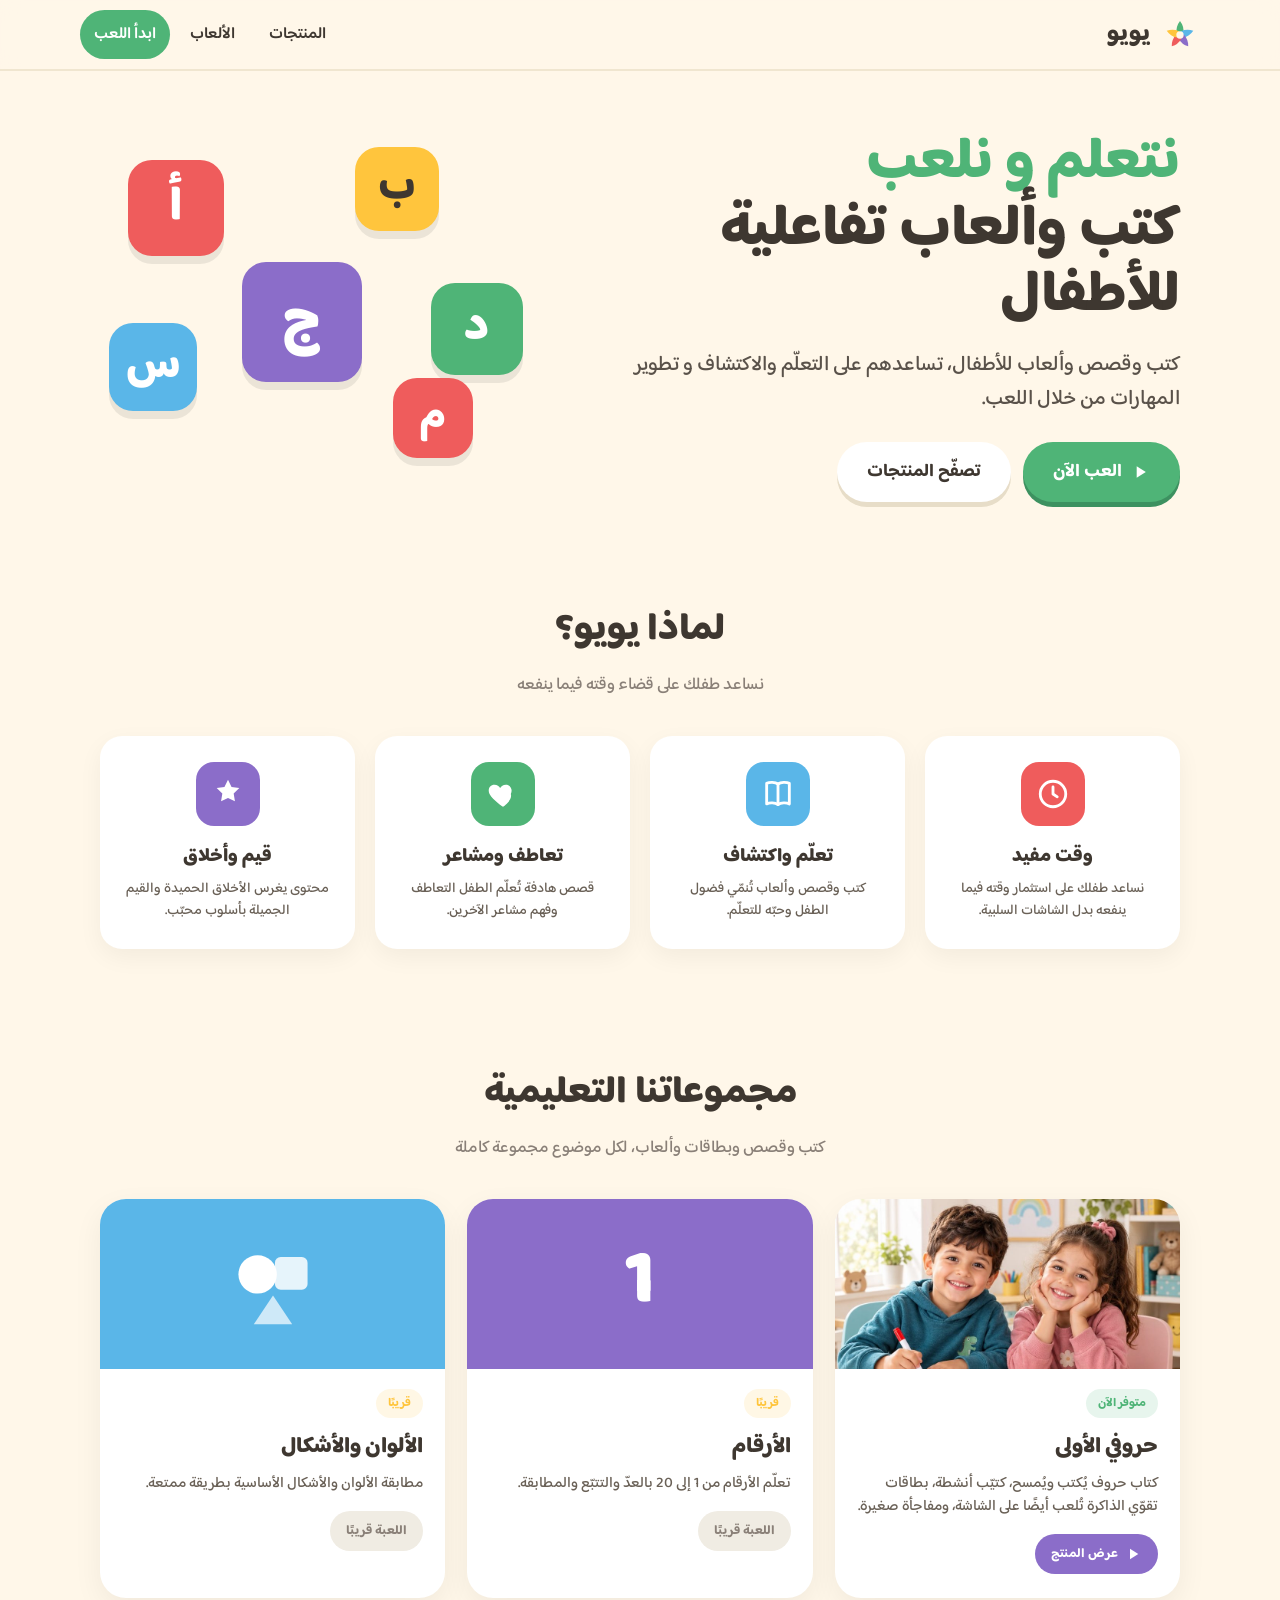
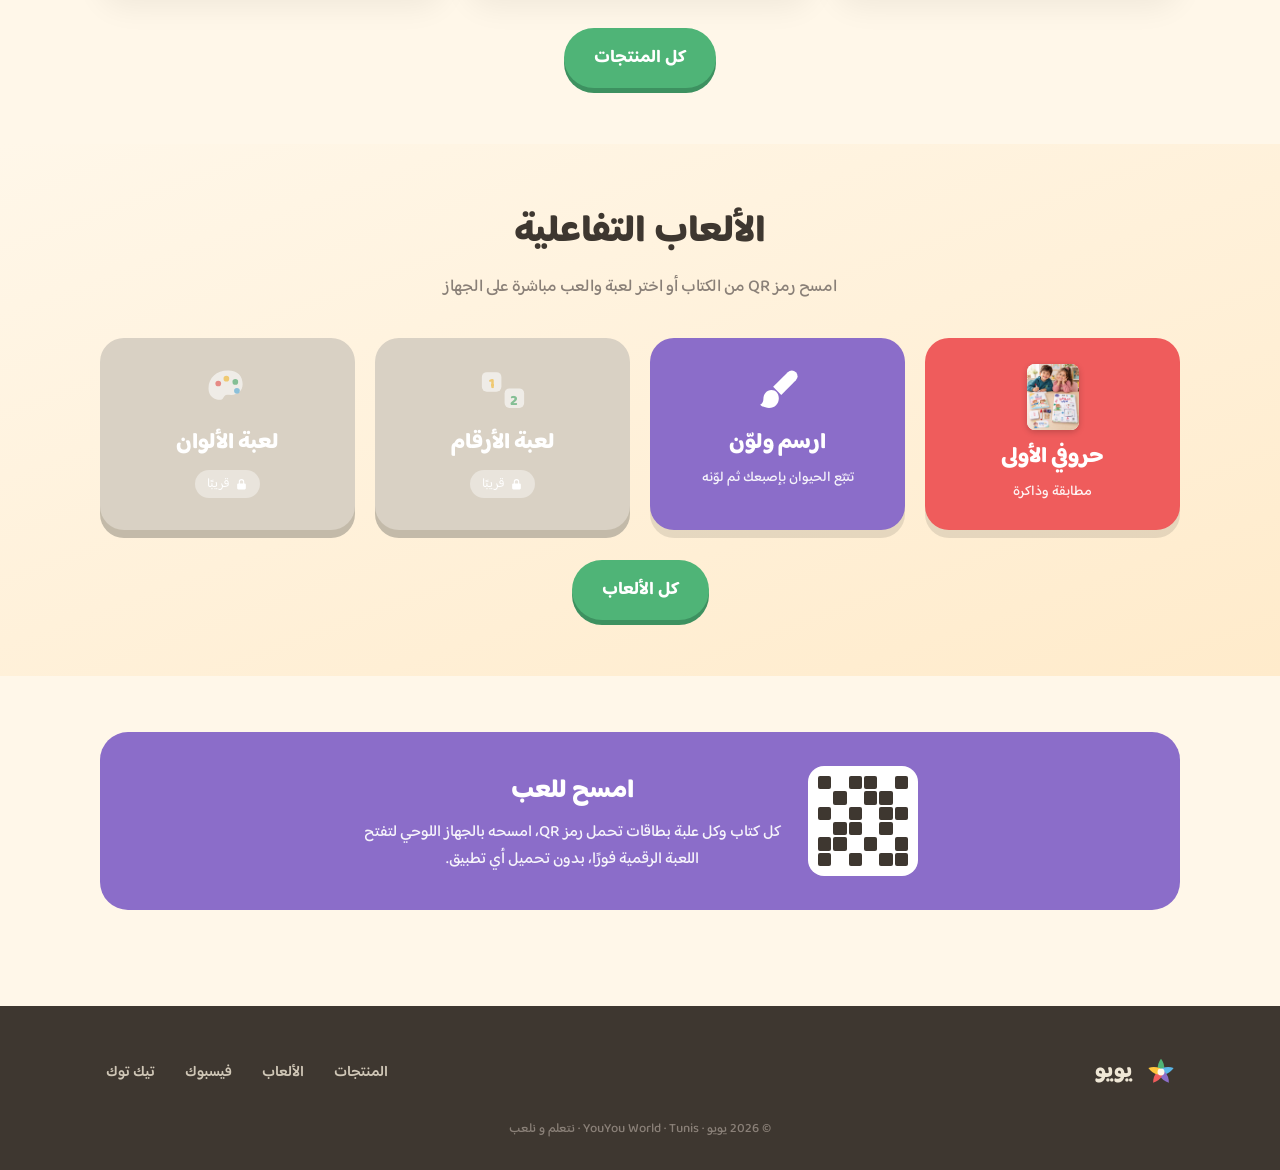
<file: index.html>
<!DOCTYPE html>
<html lang="ar" dir="rtl">
<head>
<meta charset="UTF-8">
<meta name="viewport" content="width=device-width, initial-scale=1.0">
<title>يويو – كتب وألعاب تفاعلية للأطفال, عالم التعلم والمرح</title>
<link rel="icon" type="image/svg+xml" href="favicon.svg">
<link rel="icon" type="image/x-icon" href="favicon.ico">
<link rel="apple-touch-icon" href="apple-touch-icon.png">
<link rel="stylesheet" href="style.css">

</head>
<body>

<!-- NAV -->
<nav>
  <div class="wrap nav-in">
    <div class="brand"><svg class="brand-flower" viewBox="0 0 120 120"  xmlns="http://www.w3.org/2000/svg"><path d="M70.0 53.4 Q72.4 34.0 60.0 18.0 Q47.6 34.0 50.0 53.4 Q60.0 60.0 70.0 53.4 Z" fill="#4FB477"/><path d="M69.4 67.5 Q88.6 63.7 99.9 47.0 Q80.9 40.2 63.2 48.4 Q60.0 60.0 69.4 67.5 Z" fill="#5AB6E8"/><path d="M55.8 71.2 Q65.3 88.4 84.7 94.0 Q85.3 73.8 72.0 59.5 Q60.0 60.0 55.8 71.2 Z" fill="#8B6DC9"/><path d="M48.0 59.5 Q34.7 73.8 35.3 94.0 Q54.7 88.4 64.2 71.2 Q60.0 60.0 48.0 59.5 Z" fill="#EF5C5C"/><path d="M56.8 48.4 Q39.1 40.2 20.1 47.0 Q31.4 63.7 50.6 67.5 Q60.0 60.0 56.8 48.4 Z" fill="#FFC53D"/><circle cx="60" cy="60" r="11" fill="#FFF7E9"/></svg> يويو</div>
    <div class="nav-links">
      <a href="products">المنتجات</a>
      <a href="games">الألعاب</a>
      <a href="games" class="cta">ابدأ اللعب</a>
    </div>
  </div>
</nav>

<main>

<!-- HERO -->
<header class="hero">
  <div class="wrap hero-grid">
    <div>
      <h1><span class="hl">نتعلم و نلعب</span><br>كتب وألعاب تفاعلية للأطفال</h1>
      <p>كتب وقصص وألعاب للأطفال، تساعدهم على التعلّم والاكتشاف و تطوير المهارات من خلال اللعب.</p>
      <div class="hero-btns">
        <a href="#games" class="btn btn-primary"><svg viewBox="0 0 24 24" width="20" height="20" fill="currentColor"><path d="M8 5v14l11-7z"/></svg> العب الآن</a>
        <a href="#products" class="btn btn-ghost">تصفّح المنتجات</a>
      </div>
    </div>
    <div class="hero-art" id="heroArt"></div>
  </div>
</header>

<!-- VALUES STRIP -->
<section class="sec values-sec">
  <div class="wrap">
    <h2>لماذا يويو؟</h2>
    <div class="sub">نساعد طفلك على قضاء وقته فيما ينفعه</div>
    <div class="values-grid" id="valuesGrid"></div>
  </div>
</section>

<!-- PRODUCTS -->
<section class="sec" id="products">
  <div class="wrap">
    <h2>مجموعاتنا التعليمية</h2>
    <div class="sub">كتب وقصص وبطاقات وألعاب، لكل موضوع مجموعة كاملة</div>
    <div class="prod-grid" id="prodGrid"></div>
    <div class="products-all"><a href="products" class="btn btn-primary">كل المنتجات</a></div>
  </div>
</section>

<!-- GAMES HUB -->
<section class="sec games" id="games">
  <div class="wrap">
    <h2>الألعاب التفاعلية</h2>
    <div class="sub">امسح رمز QR من الكتاب أو اختر لعبة والعب مباشرة على الجهاز</div>
    <div class="game-grid" id="gameGrid"></div>
    <div class="games-all"><a href="games" class="btn btn-primary">كل الألعاب</a></div>
  </div>
</section>

<!-- SCAN STRIP -->
<section class="sec">
  <div class="wrap">
    <div class="scanstrip">
      <div class="qr" id="qrArt"></div>
      <div>
        <h3>امسح للعب</h3>
        <p>كل كتاب وكل علبة بطاقات تحمل رمز QR، امسحه بالجهاز اللوحي لتفتح اللعبة الرقمية فورًا، بدون تحميل أي تطبيق.</p>
      </div>
    </div>
  </div>
</section>


</main>

<!-- FOOTER -->
<footer>
  <div class="wrap">
    <div class="foot-in">
      <div class="foot-brand"><svg class="foot-flower" viewBox="0 0 120 120"  xmlns="http://www.w3.org/2000/svg"><path d="M70.0 53.4 Q72.4 34.0 60.0 18.0 Q47.6 34.0 50.0 53.4 Q60.0 60.0 70.0 53.4 Z" fill="#4FB477"/><path d="M69.4 67.5 Q88.6 63.7 99.9 47.0 Q80.9 40.2 63.2 48.4 Q60.0 60.0 69.4 67.5 Z" fill="#5AB6E8"/><path d="M55.8 71.2 Q65.3 88.4 84.7 94.0 Q85.3 73.8 72.0 59.5 Q60.0 60.0 55.8 71.2 Z" fill="#8B6DC9"/><path d="M48.0 59.5 Q34.7 73.8 35.3 94.0 Q54.7 88.4 64.2 71.2 Q60.0 60.0 48.0 59.5 Z" fill="#EF5C5C"/><path d="M56.8 48.4 Q39.1 40.2 20.1 47.0 Q31.4 63.7 50.6 67.5 Q60.0 60.0 56.8 48.4 Z" fill="#FFC53D"/><circle cx="60" cy="60" r="11" fill="#FFF7E9"/></svg> يويو</div>
      <div class="foot-links">
        <a href="#products">المنتجات</a>
        <a href="#games">الألعاب</a>
        <a href="#">فيسبوك</a>
        <a href="#">تيك توك</a>
      </div>
    </div>
    <div class="copy">© 2026 يويو · YouYou World · Tunis · نتعلم و نلعب</div>
  </div>
</footer>

<script src="games-data.js"></script>
<script src="products-data.js"></script>
<script src="script.js"></script>

</body>
</html>
</file>
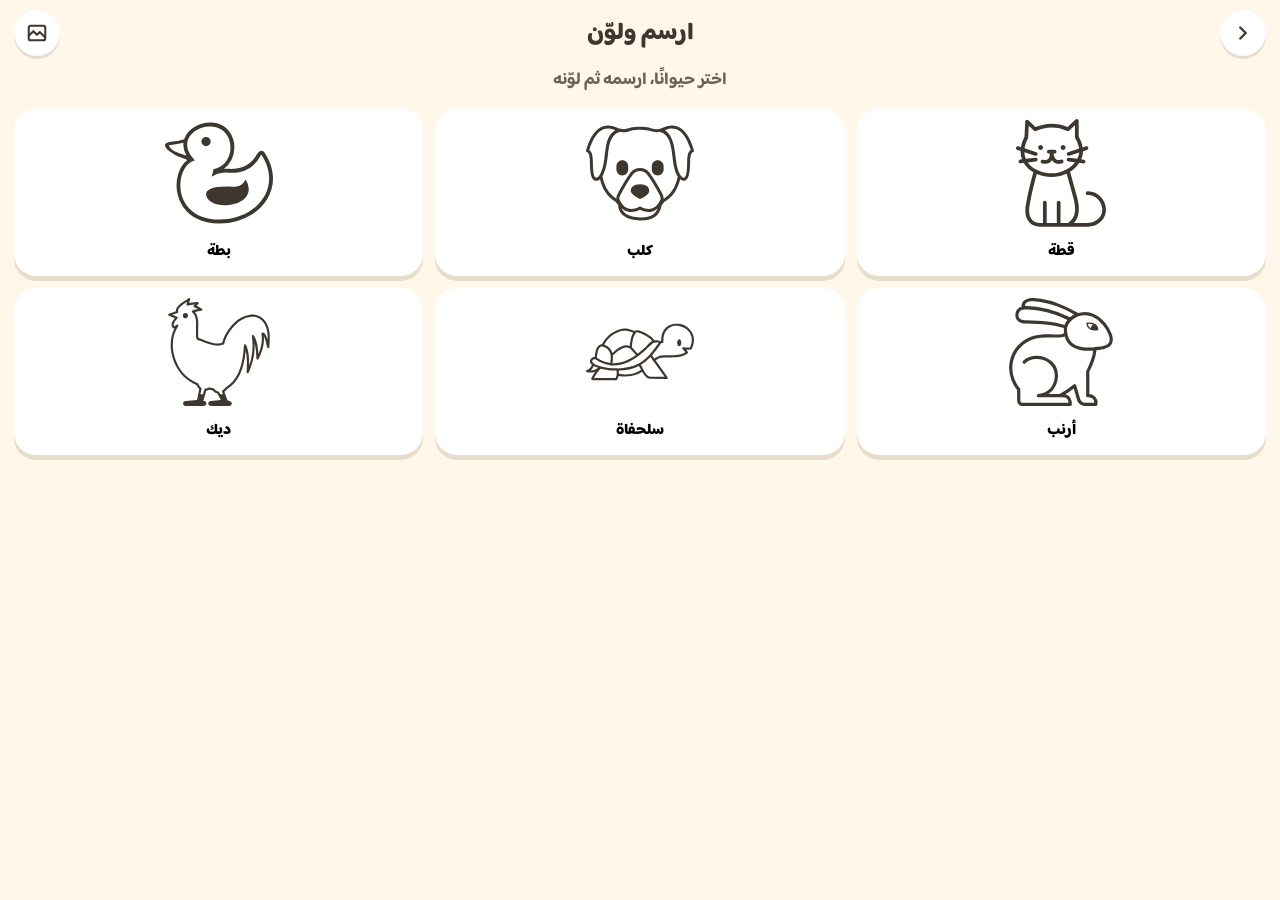
<file: draw-game.html>
<!DOCTYPE html>
<html lang="ar" dir="rtl">
<head>
<meta charset="UTF-8">
<meta name="viewport" content="width=device-width, initial-scale=1.0, maximum-scale=1.0, user-scalable=no">
<title>ارسم ولوّن – يويو</title>
<link rel="icon" type="image/svg+xml" href="favicon.svg">
<link rel="stylesheet" href="https://fonts.googleapis.com/css2?family=Baloo+Bhaijaan+2:wght@400;600;700;800&display=swap">
<style>
:root{--cream:#FFF7E9;--ink:#3E3730;--soft:#8A8078;--red:#EF5C5C;--yellow:#FFC53D;
  --purple:#8B6DC9;--green:#4FB477;--sky:#5AB6E8;}
*{box-sizing:border-box;margin:0;padding:0;font-family:'Baloo Bhaijaan 2',sans-serif;-webkit-tap-highlight-color:transparent;}
html,body{height:100%;overflow:hidden;}
body{background:var(--cream);color:var(--ink);display:flex;flex-direction:column;touch-action:manipulation;user-select:none;}
[hidden]{display:none !important;}

.bar{display:flex;align-items:center;gap:10px;padding:10px 14px;flex:0 0 auto;}
.bar h1{font-size:clamp(18px,4.5vw,24px);font-weight:800;margin-inline:auto;}
.ibtn{width:46px;height:46px;border:none;border-radius:50%;background:#fff;color:var(--ink);
  display:flex;align-items:center;justify-content:center;cursor:pointer;flex:0 0 auto;box-shadow:0 3px 0 #e7ddc8;}
.ibtn:active{transform:translateY(2px);box-shadow:0 1px 0 #e7ddc8;}

.screen{flex:1 1 auto;display:flex;flex-direction:column;min-height:0;}
.hint{text-align:center;font-size:clamp(14px,3.4vw,17px);font-weight:700;color:#6a6157;margin-bottom:8px;}

.pick-grid,.gal-grid{display:grid;grid-template-columns:repeat(3,1fr);gap:12px;padding:6px 14px 16px;overflow-y:auto;align-content:start;}
@media(max-width:430px){.pick-grid,.gal-grid{grid-template-columns:repeat(2,1fr);}}
.pick-wrap{position:relative;}
.pick{width:100%;background:#fff;border:none;border-radius:22px;padding:10px 8px 12px;cursor:pointer;
  display:flex;flex-direction:column;align-items:center;gap:4px;box-shadow:0 5px 0 #e7ddc8;}
.pick:active{transform:translateY(2px);box-shadow:0 3px 0 #e7ddc8;}
.pick canvas,.pick svg{width:100%;height:auto;max-height:108px;}
.pick span{font-size:15px;font-weight:800;}
.tick{position:absolute;top:8px;inset-inline-end:8px;width:26px;height:26px;border-radius:50%;
  background:var(--green);display:flex;align-items:center;justify-content:center;}
.gal{background:#fff;border-radius:20px;padding:8px;box-shadow:0 5px 0 #e7ddc8;}
.gal canvas{width:100%;height:auto;display:block;}
.empty{text-align:center;color:var(--soft);font-weight:700;padding:40px 16px;line-height:1.7;}

.stage{flex:1 1 auto;display:flex;align-items:center;justify-content:center;gap:10px;min-height:0;padding:4px 10px;}
#paint{width:100%;height:100%;max-width:min(78vw,460px);object-fit:contain;}
.modes{display:flex;flex-direction:column;gap:9px;flex:0 0 auto;}
.mode{width:66px;height:70px;border-radius:18px;border:3px solid #EFE7D7;background:#fff;cursor:pointer;
  display:flex;flex-direction:column;align-items:center;justify-content:center;gap:3px;
  color:var(--ink);font-family:inherit;font-weight:800;font-size:12px;box-shadow:0 3px 0 #e7ddc8;}
.mode.on{border-color:var(--green);}
.mode:active{transform:translateY(2px);box-shadow:0 1px 0 #e7ddc8;}
.mode.reset{height:56px;color:#8A8078;}
#paint{touch-action:none;cursor:pointer;}

.foot{flex:0 0 auto;padding:8px 14px 14px;}
.tools{display:flex;gap:10px;justify-content:center;align-items:center;margin-bottom:10px;}
.tool{width:46px;height:46px;border-radius:50%;border:3px solid #fff;background:#fff;cursor:pointer;
  display:flex;align-items:center;justify-content:center;box-shadow:0 3px 0 #e7ddc8;color:var(--ink);}
.tool.on{outline:4px solid var(--ink);outline-offset:2px;}
.tool i{display:block;background:var(--ink);border-radius:50%;}
.tool.sep{margin-inline-start:8px;}
.palette{display:flex;gap:9px;justify-content:center;flex-wrap:wrap;margin-bottom:10px;}
.sw{width:46px;height:46px;border-radius:50%;border:3px solid #fff;cursor:pointer;box-shadow:0 3px 0 rgba(0,0,0,.12);}
.sw.on{outline:4px solid var(--ink);outline-offset:2px;}
.row{display:flex;gap:9px;justify-content:center;flex-wrap:wrap;}
.btn{border:none;cursor:pointer;font-family:inherit;font-weight:800;font-size:16px;padding:13px 22px;
  border-radius:999px;display:inline-flex;align-items:center;gap:7px;min-height:46px;}
.btn:active{transform:translateY(2px);}
.btn-main{background:var(--green);color:#fff;box-shadow:0 4px 0 #3d9160;}
.btn-soft{background:#fff;color:var(--ink);box-shadow:0 4px 0 #e7ddc8;}

.over{position:fixed;inset:0;background:rgba(62,55,48,.55);display:flex;align-items:center;justify-content:center;padding:18px;z-index:20;}
.card{background:var(--cream);border-radius:28px;padding:26px 22px;text-align:center;width:100%;max-width:380px;}
.card h2{font-size:clamp(24px,6vw,32px);font-weight:800;margin-bottom:4px;}
.card p{font-size:15px;color:#6a6157;font-weight:600;margin-bottom:14px;}
.stars{display:flex;gap:8px;justify-content:center;margin-bottom:18px;color:var(--yellow);}
@media (prefers-reduced-motion: reduce){*{animation-duration:.01ms !important;transition-duration:.01ms !important;}}
</style>
</head>
<body>

<div class="screen" id="pickScreen">
  <div class="bar">
    <a class="ibtn" href="games" aria-label="رجوع"><svg viewBox="0 0 24 24" width="22" height="22" fill="none" stroke="currentColor" stroke-width="2.6" stroke-linecap="round" stroke-linejoin="round"><path d="M9 18l6-6-6-6"/></svg></a>
    <h1>ارسم ولوّن</h1>
    <button class="ibtn" id="galBtn" aria-label="معرضي"><svg viewBox="0 0 24 24" width="22" height="22" fill="none" stroke="currentColor" stroke-width="2.2" stroke-linecap="round" stroke-linejoin="round"><rect x="3" y="4" width="18" height="16" rx="2"/><path d="M3 15l5-5 4 4 3-3 6 6"/></svg></button>
  </div>
  <p class="hint">اختر حيوانًا، ارسمه ثم لوّنه</p>
  <div class="pick-grid" id="pickGrid"></div>
</div>

<div class="screen" id="playScreen" hidden>
  <div class="bar">
    <button class="ibtn" id="backBtn" aria-label="رجوع"><svg viewBox="0 0 24 24" width="22" height="22" fill="none" stroke="currentColor" stroke-width="2.6" stroke-linecap="round" stroke-linejoin="round"><path d="M9 18l6-6-6-6"/></svg></button>
    <h1 id="animalName"></h1>
    <span style="width:46px"></span>
  </div>
  <div class="stage">
    <div class="modes">
      <button class="mode on" id="modeDraw">
        <svg viewBox="0 0 24 24" width="24" height="24" fill="none" stroke="currentColor" stroke-width="2" stroke-linecap="round" stroke-linejoin="round"><path d="M12 20h9"/><path d="M16.5 3.5a2.1 2.1 0 0 1 3 3L7 19l-4 1 1-4Z"/></svg>
        ارسم
      </button>
      <button class="mode" id="modeColour">
        <svg viewBox="0 0 24 24" width="24" height="24" fill="none" stroke="currentColor" stroke-width="2" stroke-linejoin="round"><path d="M12 3c-5 0-9 3.4-9 8 0 3.6 2.9 5 5 5 1.4 0 1.4-1 2.1-1.8.7-.7 1.8-.4 2.9-.4 2.9 0 5-1.8 5-4.7C18 5.6 15.9 3 12 3Z"/><circle cx="7.5" cy="9" r="1.2" fill="currentColor" stroke="none"/><circle cx="11" cy="6.8" r="1.2" fill="currentColor" stroke="none"/><circle cx="14.8" cy="8.4" r="1.2" fill="currentColor" stroke="none"/></svg>
        لوّن
      </button>
      <button class="mode reset" id="resetBtn">
        <svg viewBox="0 0 24 24" width="21" height="21" fill="none" stroke="currentColor" stroke-width="2" stroke-linecap="round" stroke-linejoin="round"><path d="M3 12a9 9 0 1 0 2.6-6.4"/><path d="M3 4v5h5"/></svg>
        إعادة
      </button>
    </div>
    <canvas id="paint" width="560" height="560"></canvas>
  </div>
  <div class="foot">
    <div id="drawFoot">
      <p class="hint">ارسم فوق الشكل بإصبعك</p>
      <div class="tools" id="tools">
        <button class="tool size on" data-size="5" aria-label="قلم رفيع"><i style="width:7px;height:7px"></i></button>
        <button class="tool size" data-size="9" aria-label="قلم متوسط"><i style="width:13px;height:13px"></i></button>
        <button class="tool size" data-size="15" aria-label="قلم سميك"><i style="width:21px;height:21px"></i></button>
        <button class="tool sep" id="eraserBtn" aria-label="ممحاة">
          <svg viewBox="0 0 24 24" width="22" height="22" fill="none" stroke="currentColor" stroke-width="2" stroke-linecap="round" stroke-linejoin="round"><path d="M16.2 3.8 21 8.6a2 2 0 0 1 0 2.8L12.4 20H7.6l-4.4-4.4a2 2 0 0 1 0-2.8l10.2-9a2 2 0 0 1 2.8 0Z"/><path d="M8 20 19 9"/></svg>
        </button>
      </div>
    </div>
    <div id="colorFoot" hidden>
      <p class="hint">اختر لونًا ثم المس أي جزء</p>
      <div class="palette" id="palette"></div>
      <div class="row">
        <button class="btn btn-soft" id="undoBtn">تراجع</button>
        <button class="btn btn-main" id="doneBtn">تمّ</button>
      </div>
    </div>
  </div>
</div>

<div class="screen" id="galScreen" hidden>
  <div class="bar">
    <button class="ibtn" id="galBack" aria-label="رجوع"><svg viewBox="0 0 24 24" width="22" height="22" fill="none" stroke="currentColor" stroke-width="2.6" stroke-linecap="round" stroke-linejoin="round"><path d="M9 18l6-6-6-6"/></svg></button>
    <h1>معرضي</h1><span style="width:46px"></span>
  </div>
  <div class="gal-grid" id="galGrid"></div>
</div>

<div class="over" id="doneOver" hidden>
  <div class="card">
    <h2>أحسنت</h2>
    <p id="doneText"></p>
    <div class="stars" id="doneStars"></div>
    <div class="row"><button class="btn btn-main" id="saveBtn">احفظ في معرضي</button>
      <button class="btn btn-soft" id="dlBtn">حمّل الصورة</button></div>
    <div class="row" style="margin-top:9px"><button class="btn btn-soft" id="againBtn">حيوان آخر</button></div>
  </div>
</div>

<script src="draw-animals.js"></script>
<script src="draw-engine.js"></script>
<script>
const pickScreen = document.getElementById('pickScreen');
const playScreen = document.getElementById('playScreen');
const galScreen  = document.getElementById('galScreen');
const paint = document.getElementById('paint');
const show = el => [pickScreen, playScreen, galScreen].forEach(s => s.hidden = s !== el);

let cur=null, ops=[], colour=COLORS[0], mode='draw';
let ghostImg=null, lineImg=null, wall=null, buf=null, ctx=null;
let strokeCv=null, strokeCtx=null, dark=null;

let brush = 5;        // half-width of the child's line, in canvas pixels
let erasing = false;
// no completion target: the child moves on with the لوّن thumbnail when ready

/* ---------- picker ---------- */
async function renderPicker(){
  const all = load();
  document.getElementById('pickGrid').innerHTML = ANIMALS.map((a,i) =>
    `<div class="pick-wrap"><button class="pick" data-i="${i}">
       <div class="thumb" data-id="${a.id}">${svgString(a, INK, 150)}</div><span>${a.name}</span>
     </button>${all[a.id] ? `<span class="tick"><svg viewBox="0 0 24 24" width="15" height="15" fill="none" stroke="#fff" stroke-width="3.2" stroke-linecap="round" stroke-linejoin="round"><path d="M20 6 9 17l-5-5"/></svg></span>` : ''}</div>`).join('');
  document.querySelectorAll('.pick').forEach(b => b.onclick = () => startAnimal(+b.dataset.i));
  for (const a of ANIMALS){
    if (!all[a.id]) continue;
    const c = await renderSaved(a, all[a.id].ops, 150);
    const slot = document.querySelector(`.thumb[data-id="${a.id}"]`);
    if (slot) slot.replaceChildren(c);
  }
}

/* ---------- draw phase ---------- */
async function startAnimal(i){
  cur = ANIMALS[i]; ops = [];
  document.getElementById('animalName').textContent = cur.name;
  show(playScreen);

  ghostImg = await loadArt(cur, CW, '#EAE1CE');
  lineImg  = await loadArt(cur, CW, INK);
  ctx = paint.getContext('2d', {willReadFrequently:true});

  dark = buildWall(lineImg, CW);

  strokeCv = document.createElement('canvas');
  strokeCv.width = strokeCv.height = CW;
  strokeCtx = strokeCv.getContext('2d');
  strokeCtx.lineCap = strokeCtx.lineJoin = 'round';
  strokeCtx.strokeStyle = INK;

  wall = sealOutside(dark, CW);
  ctx.clearRect(0, 0, CW, CW);
  buf = ctx.getImageData(0, 0, CW, CW);
  setMode('draw');
}

function setMode(m){
  mode = m;
  document.getElementById('drawFoot').hidden  = m !== 'draw';
  document.getElementById('colorFoot').hidden = m !== 'colour';
  document.getElementById('modeDraw').classList.toggle('on', m === 'draw');
  document.getElementById('modeColour').classList.toggle('on', m === 'colour');
  render();
}

function render(){
  if (mode === 'draw') renderDraw(); else repaint();
}

function renderDraw(){
  ctx.clearRect(0, 0, CW, CW);
  ctx.drawImage(ghostImg, 0, 0, CW, CW);
  ctx.drawImage(strokeCv, 0, 0);
}

/* object-fit:contain letterboxes the square bitmap inside the element box, so
   the element's rect is not where the pixels are. Measure the painted area. */
function toCanvas(e){
  const r = paint.getBoundingClientRect();
  const scale = Math.min(r.width, r.height) / CW;
  const ox = r.left + (r.width  - CW * scale) / 2;
  const oy = r.top  + (r.height - CW * scale) / 2;
  return {x:(e.clientX - ox) / scale, y:(e.clientY - oy) / scale};
}

function applyTool(){
  strokeCtx.lineWidth = brush * 2;
  strokeCtx.globalCompositeOperation = erasing ? 'destination-out' : 'source-over';
}

let drawing = false, last = null;
paint.addEventListener('pointerdown', e => {
  if (mode !== 'draw') return;
  drawing = true;
  applyTool();
  last = toCanvas(e);
  strokeCtx.beginPath();
  strokeCtx.moveTo(last.x, last.y);
  strokeCtx.lineTo(last.x + 0.01, last.y);
  strokeCtx.stroke();
  renderDraw();
});

window.addEventListener('pointermove', e => {
  if (!drawing || mode !== 'draw') return;
  e.preventDefault();
  const p = toCanvas(e);
  strokeCtx.lineTo(p.x, p.y);
  strokeCtx.stroke();
  last = p;
  renderDraw();
});
window.addEventListener('pointerup', () => { drawing = false; });
window.addEventListener('pointercancel', () => { drawing = false; });

/* ---------- colour ---------- */
function repaint(){
  ctx.clearRect(0, 0, CW, CW);
  ctx.putImageData(buf, 0, 0);
  ctx.drawImage(lineImg, 0, 0, CW, CW);
}

paint.addEventListener('click', e => {
  if (mode !== 'colour') return;
  const p = toCanvas(e);
  const x = Math.round(p.x), y = Math.round(p.y);
  if (bucket(buf, wall, CW, x, y, hex2rgb(colour))){
    ops.push({x:x / CW, y:y / CW, c:colour});
    repaint();
  }
});

function replay(){
  ctx.clearRect(0, 0, CW, CW);
  buf = ctx.getImageData(0, 0, CW, CW);
  ops.forEach(o => bucket(buf, wall, CW, Math.round(o.x*CW), Math.round(o.y*CW), hex2rgb(o.c)));
  repaint();
}

document.getElementById('modeDraw').onclick   = () => setMode('draw');
document.getElementById('modeColour').onclick = () => setMode('colour');

/* reset clears only the mode you are in, so colouring is not lost by redrawing */
document.getElementById('resetBtn').onclick = () => {
  if (mode === 'draw'){
    strokeCtx.clearRect(0, 0, CW, CW);
    renderDraw();
  } else {
    ops = [];
    replay();
  }
};

document.querySelectorAll('.tool.size').forEach(t => t.onclick = () => {
  brush = +t.dataset.size;
  erasing = false;
  document.querySelectorAll('.tool').forEach(x => x.classList.remove('on'));
  t.classList.add('on');
});
document.getElementById('eraserBtn').onclick = function(){
  erasing = !erasing;
  document.querySelectorAll('.tool').forEach(x => x.classList.remove('on'));
  if (erasing) this.classList.add('on');
  else document.querySelector(`.tool.size[data-size="${brush}"]`).classList.add('on');
};

document.getElementById('undoBtn').onclick = () => { if (ops.length){ ops.pop(); replay(); } };
document.getElementById('backBtn').onclick = async () => { await renderPicker(); show(pickScreen); };

/* ---------- palette ---------- */
document.getElementById('palette').innerHTML = COLORS.map((c,i) =>
  `<button class="sw${i?'':' on'}" style="background:${c}" data-c="${c}" aria-label="لون"></button>`).join('');
document.querySelectorAll('.sw').forEach(s => s.onclick = () => {
  colour = s.dataset.c;
  document.querySelectorAll('.sw').forEach(x => x.classList.remove('on'));
  s.classList.add('on');
});

/* ---------- done ---------- */
const over = document.getElementById('doneOver');
const STAR = on => `<svg viewBox="0 0 24 24" width="30" height="30" fill="${on?'currentColor':'none'}" stroke="currentColor" stroke-width="2" stroke-linejoin="round"><path d="M12 3l2.6 5.6 6 .8-4.4 4.2 1.1 6-5.3-3-5.3 3 1.1-6L3.4 9.4l6-.8L12 3Z"/></svg>`;

document.getElementById('doneBtn').onclick = () => {
  const n = ops.length;
  const stars = n >= 4 ? 3 : n >= 2 ? 2 : 1;
  document.getElementById('doneText').textContent = `لوّنت ${n} ${n === 1 ? 'جزءًا' : 'أجزاء'}`;
  document.getElementById('doneStars').innerHTML = [0,1,2].map(i => STAR(i < stars)).join('');
  over.hidden = false;
};
document.getElementById('saveBtn').onclick = () => {
  const all = load();
  all[cur.id] = {ops, at:Date.now()};
  save(all); pushProgress(Object.keys(all).length);
  document.getElementById('saveBtn').textContent = 'تم الحفظ';
};
document.getElementById('againBtn').onclick = async () => {
  over.hidden = true;
  document.getElementById('saveBtn').textContent = 'احفظ في معرضي';
  await renderPicker(); show(pickScreen);
};
document.getElementById('dlBtn').onclick = () => {
  const out = document.createElement('canvas');
  out.width = out.height = CW;
  const o = out.getContext('2d');
  o.fillStyle = '#FFF7E9'; o.fillRect(0, 0, CW, CW);
  o.drawImage(paint, 0, 0);
  out.toBlob(blob => {
    const url = URL.createObjectURL(blob);
    const a = document.createElement('a');
    a.href = url; a.download = `youyou-${cur.id}.png`;
    document.body.appendChild(a); a.click(); a.remove();
    setTimeout(() => URL.revokeObjectURL(url), 1000);
  });
};

/* ---------- gallery ---------- */
document.getElementById('galBtn').onclick = async () => {
  const all = load();
  const items = ANIMALS.filter(a => all[a.id]);
  const grid = document.getElementById('galGrid');
  grid.innerHTML = items.length ? '' : `<p class="empty">معرضك فارغ.<br>لوّن حيوانًا واحفظه ليظهر هنا.</p>`;
  for (const a of items){
    const box = document.createElement('div');
    box.className = 'gal';
    box.appendChild(await renderSaved(a, all[a.id].ops, 240));
    grid.appendChild(box);
  }
  show(galScreen);
};
document.getElementById('galBack').onclick = async () => { await renderPicker(); show(pickScreen); };

renderPicker();
</script>
</body>
</html>
</file>
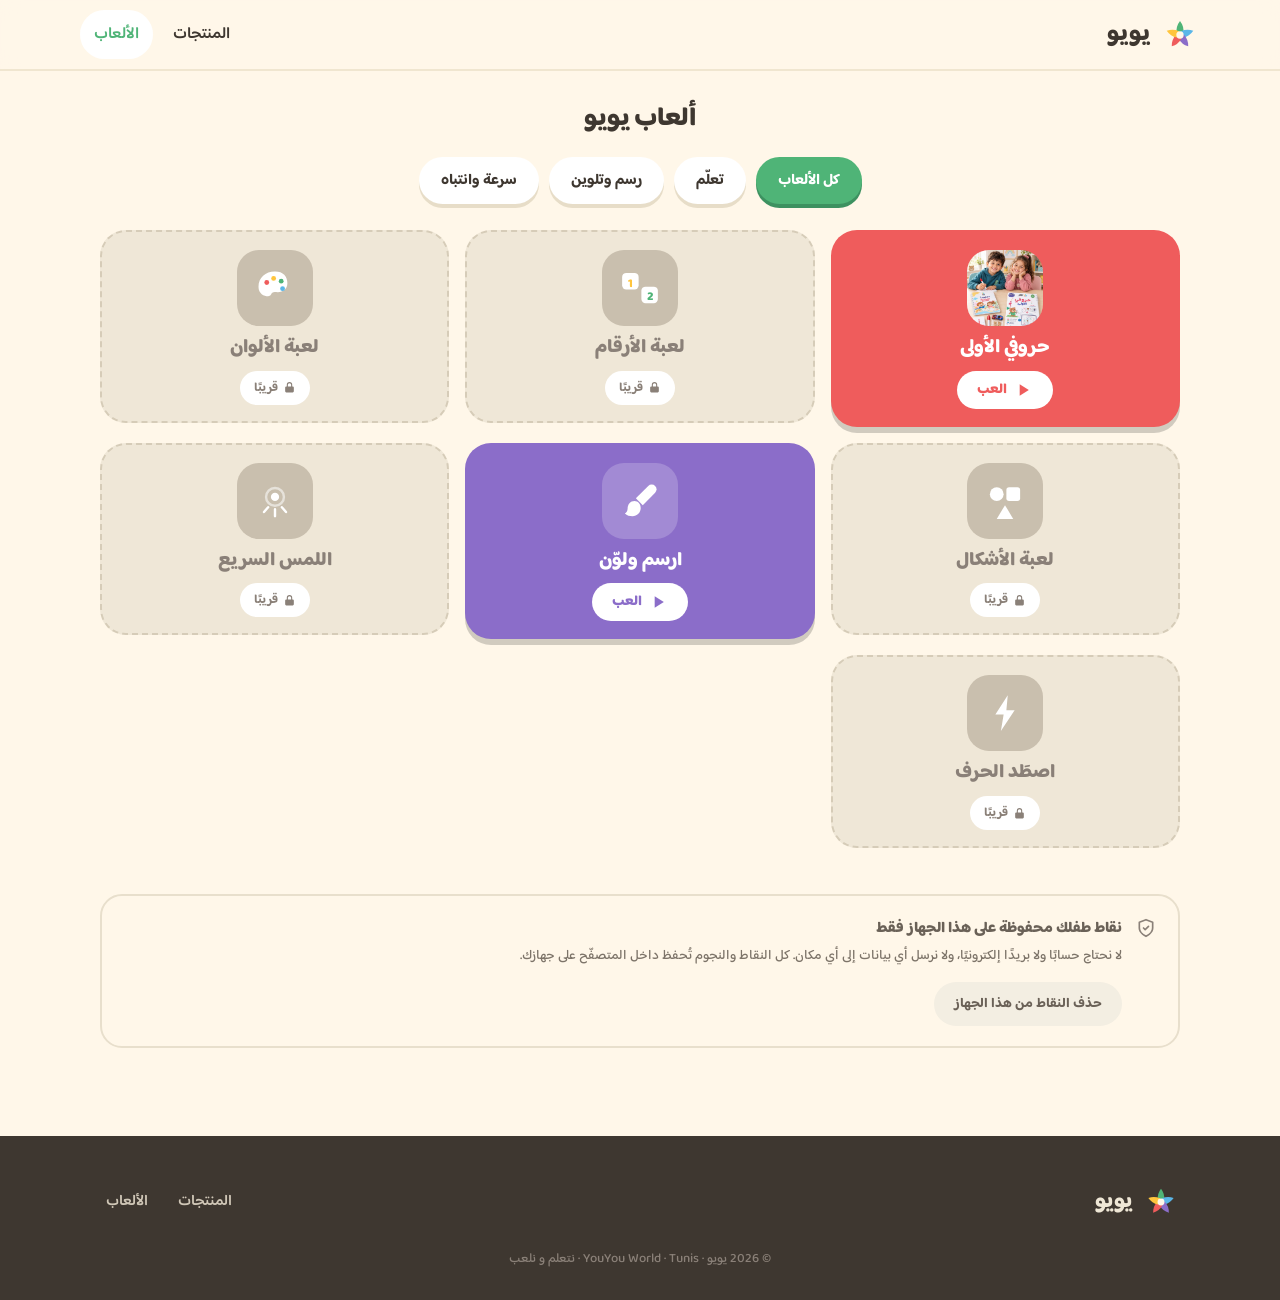
<file: games.html>
<!DOCTYPE html>
<html lang="ar" dir="rtl">
<head>
<meta charset="UTF-8">
<meta name="viewport" content="width=device-width, initial-scale=1.0">
<title>ألعاب يويو – ألعاب تعليمية وألعاب سرعة للأطفال</title>
<meta name="description" content="ألعاب تفاعلية مجانية للأطفال من 2 إلى 6 سنوات. حروف وأرقام وألوان وأشكال وألعاب سرعة وانتباه. تعمل مباشرة على الجهاز بدون تحميل.">
<link rel="icon" type="image/svg+xml" href="favicon.svg">
<link rel="icon" type="image/x-icon" href="favicon.ico">
<link rel="apple-touch-icon" href="apple-touch-icon.png">
<link rel="stylesheet" href="style.css">
</head>
<body>

<!-- NAV -->
<nav>
  <div class="wrap nav-in">
    <a class="brand" href="./"><svg class="brand-flower" viewBox="0 0 120 120" xmlns="http://www.w3.org/2000/svg"><path d="M70.0 53.4 Q72.4 34.0 60.0 18.0 Q47.6 34.0 50.0 53.4 Q60.0 60.0 70.0 53.4 Z" fill="#4FB477"/><path d="M69.4 67.5 Q88.6 63.7 99.9 47.0 Q80.9 40.2 63.2 48.4 Q60.0 60.0 69.4 67.5 Z" fill="#5AB6E8"/><path d="M55.8 71.2 Q65.3 88.4 84.7 94.0 Q85.3 73.8 72.0 59.5 Q60.0 60.0 55.8 71.2 Z" fill="#8B6DC9"/><path d="M48.0 59.5 Q34.7 73.8 35.3 94.0 Q54.7 88.4 64.2 71.2 Q60.0 60.0 48.0 59.5 Z" fill="#EF5C5C"/><path d="M56.8 48.4 Q39.1 40.2 20.1 47.0 Q31.4 63.7 50.6 67.5 Q60.0 60.0 56.8 48.4 Z" fill="#FFC53D"/><circle cx="60" cy="60" r="11" fill="#FFF7E9"/></svg> يويو</a>
    <div class="nav-links">
      <a href="products">المنتجات</a>
      <a href="games" class="current">الألعاب</a>
    </div>
  </div>
</nav>

<main>

<div class="wrap page-top">
  <h1>ألعاب يويو</h1>
</div>

<!-- ROSTER: the games are the interface, most recently played one first -->
<section class="roster-sec">
  <div class="wrap">
    <div class="hub-chips" id="hubChips" role="group" aria-label="تصفية الألعاب حسب النوع"></div>
    <p class="sr-only" id="hubStatus" aria-live="polite"></p>
    <div class="roster" id="hubGrid"></div>
    <div class="hub-empty" id="hubEmpty" hidden>لا توجد ألعاب هنا بعد. جرّب قسمًا آخر.</div>
  </div>
</section>

<!-- PROGRESS NOTE -->
<section class="hub-sec hub-note-sec">
  <div class="wrap">
    <div class="hub-note">
      <svg viewBox="0 0 24 24" width="26" height="26" fill="none" stroke="currentColor" stroke-width="2" stroke-linecap="round" stroke-linejoin="round"><path d="M12 22s8-4 8-10V5l-8-3-8 3v7c0 6 8 10 8 10Z"/><path d="M9 12l2 2 4-4"/></svg>
      <div>
        <h3>نقاط طفلك محفوظة على هذا الجهاز فقط</h3>
        <p>لا نحتاج حسابًا ولا بريدًا إلكترونيًا، ولا نرسل أي بيانات إلى أي مكان. كل النقاط والنجوم تُحفظ داخل المتصفّح على جهازك.</p>
        <button type="button" class="hub-reset" id="hubReset">حذف النقاط من هذا الجهاز</button>
      </div>
    </div>
  </div>
</section>

</main>

<!-- FOOTER -->
<footer>
  <div class="wrap">
    <div class="foot-in">
      <div class="foot-brand"><svg class="foot-flower" viewBox="0 0 120 120" xmlns="http://www.w3.org/2000/svg"><path d="M70.0 53.4 Q72.4 34.0 60.0 18.0 Q47.6 34.0 50.0 53.4 Q60.0 60.0 70.0 53.4 Z" fill="#4FB477"/><path d="M69.4 67.5 Q88.6 63.7 99.9 47.0 Q80.9 40.2 63.2 48.4 Q60.0 60.0 69.4 67.5 Z" fill="#5AB6E8"/><path d="M55.8 71.2 Q65.3 88.4 84.7 94.0 Q85.3 73.8 72.0 59.5 Q60.0 60.0 55.8 71.2 Z" fill="#8B6DC9"/><path d="M48.0 59.5 Q34.7 73.8 35.3 94.0 Q54.7 88.4 64.2 71.2 Q60.0 60.0 48.0 59.5 Z" fill="#EF5C5C"/><path d="M56.8 48.4 Q39.1 40.2 20.1 47.0 Q31.4 63.7 50.6 67.5 Q60.0 60.0 56.8 48.4 Z" fill="#FFC53D"/><circle cx="60" cy="60" r="11" fill="#FFF7E9"/></svg> يويو</div>
      <div class="foot-links">
        <a href="products">المنتجات</a>
        <a href="games">الألعاب</a>
      </div>
    </div>
    <div class="copy">© 2026 يويو · YouYou World · Tunis · نتعلم و نلعب</div>
  </div>
</footer>

<script src="games-data.js"></script>
<script src="script.js"></script>
<script src="games-hub.js"></script>

</body>
</html>
</file>
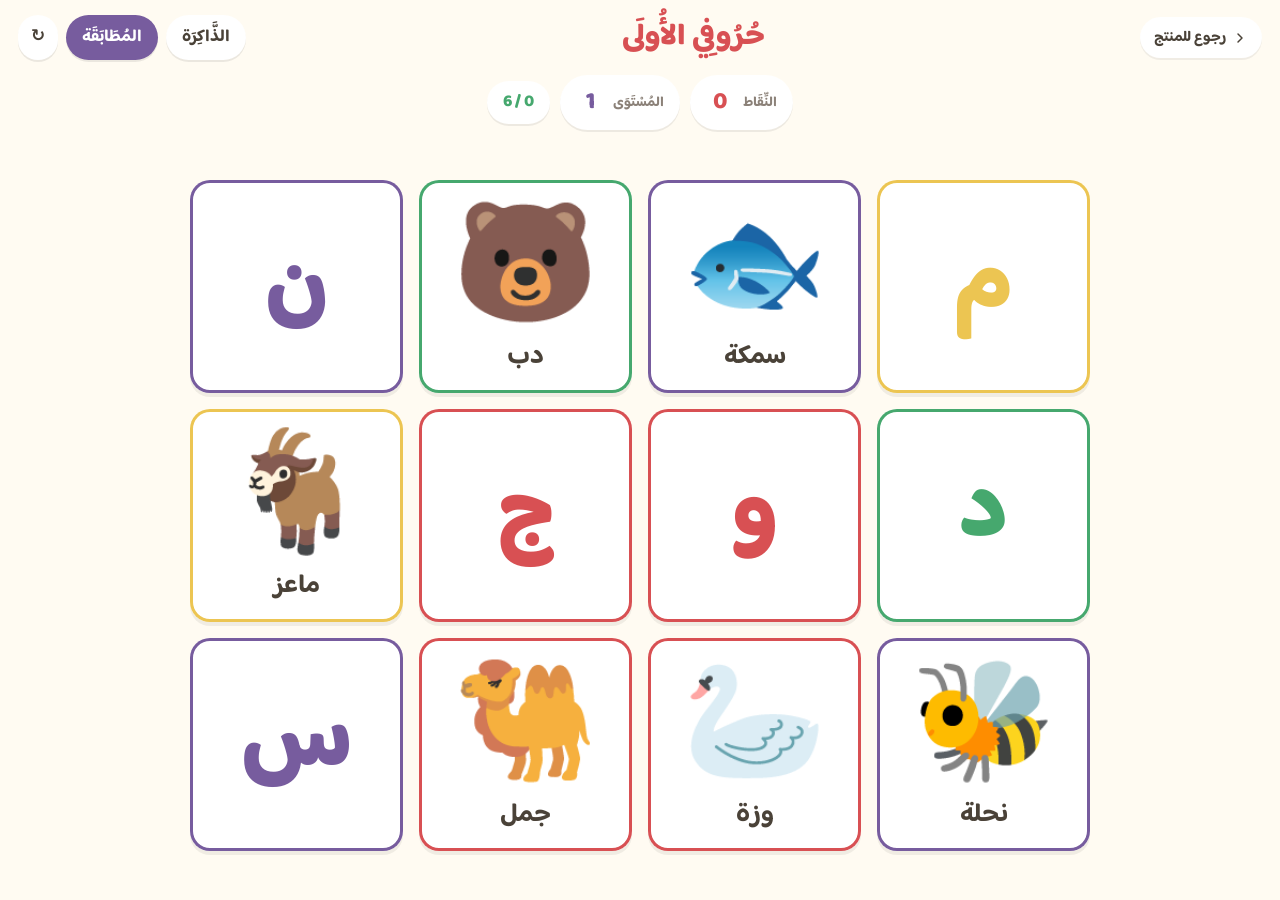
<file: matching-game.html>
<!DOCTYPE html>
<html lang="ar" dir="rtl">
<head>
<meta charset="UTF-8">
<meta name="viewport" content="width=device-width, initial-scale=1.0, maximum-scale=1.0, user-scalable=no">
<title>حروفي الأولى – لعبة تعليمية لمطابقة الحروف العربية | يويو</title>
<link rel="icon" type="image/svg+xml" href="favicon.svg">
<link rel="icon" type="image/x-icon" href="favicon.ico">
<link rel="apple-touch-icon" href="apple-touch-icon.png">
<style>
  @import url('https://fonts.googleapis.com/css2?family=Baloo+Bhaijaan+2:wght@500;700;800&display=swap');
  :root{
    --cream:#FFFBF2; --ink:#4A4238; --soft:#8B8178;
    --red:#D85053; --yellow:#ECC552; --purple:#775C9E; --green:#46A86E; --sky:#BBD9F2;
  }
  *{box-sizing:border-box; -webkit-tap-highlight-color:transparent; margin:0; padding:0;}
  html,body{height:100%;}
  body{
    font-family:'Baloo Bhaijaan 2', system-ui, sans-serif;
    background:var(--cream); color:var(--ink);
    overflow:hidden; touch-action:manipulation;
    display:flex; flex-direction:column; height:100dvh;
  }
  /* top bar */
  .bar{display:flex; align-items:center; justify-content:space-between; padding:12px 18px; gap:10px; flex:0 0 auto;}
  .backlink{display:flex; align-items:center; gap:6px; text-decoration:none; color:var(--ink,#3E3730);
    font-weight:700; font-size:clamp(13px,3vw,15px); background:#fff; border-radius:999px;
    padding:8px 14px; box-shadow:0 2px 0 rgba(0,0,0,.06); flex:0 0 auto; white-space:nowrap;}
  .backlink svg{width:16px; height:16px; flex:0 0 auto;}
  .title{font-size:clamp(20px,4.5vw,30px); font-weight:800; color:var(--red);}
  .btns{display:flex; gap:8px;}
  .chip{
    border:none; font-family:inherit; font-weight:700; font-size:clamp(13px,3vw,17px);
    padding:8px 16px; border-radius:999px; background:#fff; color:var(--ink);
    box-shadow:0 2px 0 rgba(0,0,0,.08); cursor:pointer; transition:transform .1s;
  }
  .chip:active{transform:scale(.94);}
  .chip.on{background:var(--purple); color:#fff;}
  .chip.small{padding:7px 13px;}
  /* board */
  .stage{flex:1 1 auto; display:flex; align-items:center; justify-content:center; padding:6px 12px 14px; min-height:0;}
  .grid{display:grid; gap:clamp(8px,2vw,16px); width:100%; max-width:900px; margin:auto;}
  .card{
    position:relative; aspect-ratio:1/1; border-radius:20px; cursor:pointer;
    perspective:800px; transition:transform .12s;
  }
  .card:active{transform:scale(.97);}
  .inner{position:absolute; inset:0; transition:transform .45s cubic-bezier(.4,.2,.2,1); transform-style:preserve-3d;}
  .card.flipped .inner, .card.matched .inner{transform:rotateY(180deg);}
  .face{
    position:absolute; inset:0; backface-visibility:hidden; border-radius:20px;
    display:flex; flex-direction:column; align-items:center; justify-content:center;
    background:#fff; box-shadow:0 4px 0 rgba(0,0,0,.06), inset 0 0 0 3px var(--fc,#ddd);
    overflow:hidden;
  }
  .back{
    background:var(--sky); box-shadow:0 4px 0 rgba(0,0,0,.06);
    background-image:radial-gradient(rgba(255,255,255,.55) 3px, transparent 3px);
    background-size:22px 22px;
  }
  .back::after{
    content:"ح"; font-weight:800; font-size:34%; color:#fff;
    width:58%; aspect-ratio:1; display:flex; align-items:center; justify-content:center;
    background:rgba(255,255,255,.25); border-radius:50%;
  }
  .front{transform:rotateY(180deg);}
  .glyph{font-size:clamp(40px,13vw,90px); font-weight:800; line-height:1;}
  .animal{width:64%; height:64%; object-fit:contain; margin-bottom:2%;}
  .word{font-size:clamp(15px,3.6vw,26px); font-weight:700; color:var(--ink);}
  .card.matched{animation:pop .55s cubic-bezier(.3,1.4,.5,1);}
  @keyframes pop{0%{transform:scale(1);}35%{transform:scale(1.2) rotate(-3deg);}60%{transform:scale(1.12) rotate(3deg);}100%{transform:scale(1) rotate(0);}}
  .card.matched .face{box-shadow:0 4px 0 rgba(0,0,0,.06), inset 0 0 0 5px var(--green);}
  /* matched cards become disabled + grayed */
  .card.done{pointer-events:none; cursor:default;}
  .card.done .inner{transition:filter .4s, opacity .4s;}
  .card.done .front{filter:grayscale(1) opacity(.45); box-shadow:0 4px 0 rgba(0,0,0,.04), inset 0 0 0 3px #cfcfcf;}
  .card.done .glyph{color:#b8b8b8 !important;}
  .card.done .word{color:#b8b8b8;}
  .card.done .check{opacity:1; transform:scale(1);}
  .check{position:absolute; top:6%; inset-inline-start:6%; width:26%; height:26%;
    background:var(--green); color:#fff; border-radius:50%; display:flex; align-items:center; justify-content:center;
    font-size:60%; font-weight:800; opacity:0; transform:scale(.3); transition:all .35s cubic-bezier(.3,1.5,.5,1); z-index:3; box-shadow:0 2px 4px rgba(0,0,0,.15);}
  /* clearer wrong effect: intense buzz + full red, then smooth return */
  .card.wrong .face{animation:buzz .6s;}
  .card.wrong .front{
    box-shadow:0 4px 0 rgba(0,0,0,.06), inset 0 0 0 6px var(--red);
    background:#ffdada;
    animation:redflash .6s;
  }
  .card.wrong .glyph{animation:redtext .6s;}
  .card.wrong .word{animation:redtext .6s;}
  @keyframes redtext{0%,100%{color:inherit;}15%,70%{color:var(--red);}}
  @keyframes redflash{
    0%{background:#fff;}
    12%{background:#ffb3b3;}
    70%{background:#ffb3b3;}
    100%{background:#fff;}
  }
  @keyframes buzz{
    0%{transform:translate(0,0) rotate(0);}
    8%{transform:translate(-13px,2px) rotate(-5deg);}
    16%{transform:translate(12px,-2px) rotate(5deg);}
    24%{transform:translate(-12px,2px) rotate(-4deg);}
    32%{transform:translate(11px,-1px) rotate(4deg);}
    40%{transform:translate(-9px,1px) rotate(-3deg);}
    48%{transform:translate(8px,-1px) rotate(3deg);}
    56%{transform:translate(-6px,1px) rotate(-2deg);}
    64%{transform:translate(5px,0) rotate(2deg);}
    72%{transform:translate(-3px,0) rotate(-1deg);}
    100%{transform:translate(0,0) rotate(0);}
  }
  .card.wrong{animation:wrongScale .6s;}
  @keyframes wrongScale{0%,100%{transform:scale(1);}20%{transform:scale(1.06);}45%{transform:scale(1.03);}}
  /* burst particles on a correct match */
  .burst{position:fixed; width:14px; height:14px; z-index:25; pointer-events:none; border-radius:3px;}
  /* matching mode: two rows */
  .card.picked .face{box-shadow:0 4px 0 rgba(0,0,0,.06), inset 0 0 0 4px var(--purple);}
  /* win overlay */
  .win{position:fixed; inset:0; background:rgba(255,251,242,.94); display:none;
    flex-direction:column; align-items:center; justify-content:center; gap:20px; z-index:20; text-align:center; padding:20px;}
  .win.show{display:flex; animation:fade .3s;}
  @keyframes fade{from{opacity:0;}to{opacity:1;}}
  .win h1{font-size:clamp(38px,10vw,72px); color:var(--green); font-weight:800;}
  .win p{font-size:clamp(18px,4.5vw,26px); color:var(--soft);}
  .win .again{background:var(--red); color:#fff; font-size:clamp(20px,5vw,28px); font-weight:800;
    border:none; border-radius:999px; padding:16px 40px; box-shadow:0 5px 0 rgba(0,0,0,.15); cursor:pointer;}
  .win .again:active{transform:translateY(3px); box-shadow:0 2px 0 rgba(0,0,0,.15);}
  .confetti{position:fixed; top:-10px; width:12px; height:12px; z-index:19; border-radius:2px; pointer-events:none;}
  .level{font-size:clamp(13px,3vw,16px); color:var(--soft); font-weight:700;}

  /* score bar (match mode only) */
  .scorebar{display:none; align-items:center; justify-content:center; gap:10px; padding:0 18px 8px; flex:0 0 auto;}
  body.match .scorebar{display:flex;}
  body.match #btnLevel{display:none;}   /* level button is for memory mode only */
  .score-pill{display:flex; align-items:center; gap:8px; background:#fff; border-radius:999px;
    padding:7px 16px; box-shadow:0 2px 0 rgba(0,0,0,.07); font-weight:800;}
  .score-pill .lbl{font-size:clamp(11px,2.6vw,14px); color:var(--soft); font-weight:700;}
  .score-pill .val{font-size:clamp(17px,4vw,24px); color:var(--red); min-width:1.2em; text-align:center;}
  .score-pill.lvl .val{color:var(--purple);}
  .score-pill.prog{color:var(--green); font-size:clamp(13px,3vw,17px);}
  .score-pop{animation:scorePop .4s;}
  @keyframes scorePop{0%,100%{transform:scale(1);}45%{transform:scale(1.35);}}

  /* +10 floating point */
  .plus{position:fixed; z-index:26; font-weight:800; color:var(--green);
    font-size:clamp(22px,5vw,34px); pointer-events:none;}

  /* level-up banner */
  .levelup{position:fixed; inset:0; display:none; align-items:center; justify-content:center; z-index:24;
    background:rgba(255,251,242,.5);}
  .levelup.show{display:flex;}
  .lu-card{background:#fff; border-radius:28px; padding:32px 46px; text-align:center;
    box-shadow:0 12px 40px rgba(0,0,0,.18); animation:luPop .5s cubic-bezier(.3,1.5,.5,1);}
  @keyframes luPop{0%{transform:scale(.5); opacity:0;}100%{transform:scale(1); opacity:1;}}
  .lu-emoji{font-size:64px; line-height:1; animation:spin 1s ease;}
  @keyframes spin{from{transform:rotate(-30deg) scale(.6);}to{transform:rotate(0) scale(1);}}
  .lu-card h2{color:var(--purple); font-size:clamp(26px,6vw,40px); font-weight:800; margin:6px 0;}
  .lu-card p{color:var(--soft); font-size:clamp(16px,4vw,22px); font-weight:700;}
</style>
</head>
<body>
  <div class="bar">
    <a class="backlink" href="product-houroufi">
      <svg viewBox="0 0 24 24" fill="none" stroke="currentColor" stroke-width="2.2" stroke-linecap="round" stroke-linejoin="round"><path d="M9 6l6 6-6 6"/></svg>
      رجوع للمنتج
    </a>
    <div class="title">حُرُوفِي الأُولَى</div>
    <div class="btns">
      <button class="chip" id="mMemory" onclick="setMode('memory')">الذَّاكِرَة</button>
      <button class="chip on" id="mMatch" onclick="setMode('match')">المُطَابَقَة</button>
      <button class="chip small" id="btnLevel" onclick="cycleLevel()">6</button>
      <button class="chip small" onclick="newGame()">↻</button>
    </div>
  </div>
  <!-- score bar: only shown in match mode -->
  <div class="scorebar" id="scorebar">
    <div class="score-pill"><span class="lbl">النِّقَاط</span><span class="val" id="scoreVal">0</span></div>
    <div class="score-pill lvl"><span class="lbl">المُسْتَوَى</span><span class="val" id="levelVal">1</span></div>
    <div class="score-pill prog"><span id="progVal">0 / 6</span></div>
  </div>
  <div class="stage"><div class="grid" id="grid"></div></div>

  <!-- level-up banner -->
  <div class="levelup" id="levelup">
    <div class="lu-card">
      <div class="lu-emoji">⭐️</div>
      <h2>مُسْتَوَى جَدِيد!</h2>
      <p id="luText">المُسْتَوَى 2</p>
    </div>
  </div>

  <div class="win" id="win">
    <h1>أَحْسَنْت! 🎉</h1>
    <p id="winSub">لَقَدْ طابَقْتَ كُلَّ البِطاقات</p>
    <button class="again" onclick="hideWin();newGame()">اِلْعَبْ مَرَّةً أُخْرَى</button>
  </div>

<script>
const CARDS = [{"letter": "أ", "word": "أرنب", "color": "#D85053", "img": "[data-uri]"}, {"letter": "ب", "word": "بطة", "color": "#ECC552", "img": "[data-uri]"}, {"letter": "ت", "word": "تمساح", "color": "#775C9E", "img": "[data-uri]"}, {"letter": "ث", "word": "ثعلب", "color": "#46A86E", "img": "[data-uri]"}, {"letter": "ج", "word": "جمل", "color": "#D85053", "img": "[data-uri]"}, {"letter": "ح", "word": "حصان", "color": "#ECC552", "img": "[data-uri]"}, {"letter": "خ", "word": "خروف", "color": "#775C9E", "img": "[data-uri]"}, {"letter": "د", "word": "دب", "color": "#46A86E", "img": "[data-uri]"}, {"letter": "ذ", "word": "ذئب", "color": "#D85053", "img": "[data-uri]"}, {"letter": "ر", "word": "ريشة", "color": "#775C9E", "img": "[data-uri]"}, {"letter": "ز", "word": "زرافة", "color": "#ECC552", "img": "[data-uri]"}, {"letter": "س", "word": "سمكة", "color": "#775C9E", "img": "[data-uri]"}, {"letter": "ش", "word": "شمس", "color": "#D85053", "img": "[data-uri]"}, {"letter": "ص", "word": "صقر", "color": "#ECC552", "img": "[data-uri]"}, {"letter": "ض", "word": "ضفدع", "color": "#775C9E", "img": "[data-uri]"}, {"letter": "ط", "word": "طاووس", "color": "#46A86E", "img": "[data-uri]"}, {"letter": "ظ", "word": "ظبي", "color": "#D85053", "img": "[data-uri]"}, {"letter": "ع", "word": "عصفور", "color": "#775C9E", "img": "[data-uri]"}, {"letter": "غ", "word": "غراب", "color": "#46A86E", "img": "[data-uri]"}, {"letter": "ف", "word": "فيل", "color": "#D85053", "img": "[data-uri]"}, {"letter": "ق", "word": "قطة", "color": "#ECC552", "img": "[data-uri]"}, {"letter": "ك", "word": "كلب", "color": "#775C9E", "img": "[data-uri]"}, {"letter": "ل", "word": "لقلق", "color": "#D85053", "img": "[data-uri]"}, {"letter": "م", "word": "ماعز", "color": "#ECC552", "img": "[data-uri]"}, {"letter": "ن", "word": "نحلة", "color": "#775C9E", "img": "[data-uri]"}, {"letter": "ه", "word": "هاتف", "color": "#46A86E", "img": "[data-uri]"}, {"letter": "و", "word": "وزة", "color": "#D85053", "img": "[data-uri]"}, {"letter": "ي", "word": "يمامة", "color": "#46A86E", "img": "[data-uri]"}];
let mode='match';         // 'memory' | 'match'
let levelPairs=6;          // memory mode: 6,12,28
const LEVELS=[6,12,28];
const MATCH_PAIRS=6;       // match mode is always 6 pairs (12 cards) per page
let score=0, matchLevel=1; // match-mode score + page/level
let deck=[], first=null, second=null, lock=false, matched=0, pickLetter=null, pickAnimal=null;

function shuffle(a){for(let i=a.length-1;i>0;i--){const j=Math.random()*(i+1)|0;[a[i],a[j]]=[a[j],a[i]];}return a;}

function pickCards(n){
  // choose n distinct letters
  const idx=shuffle([...Array(CARDS.length).keys()]).slice(0,n);
  return idx.map(i=>CARDS[i]);
}

function gridCols(count){
  // aim for near-square grid that fits
  if(count<=8) return 4;
  if(count<=12) return 4;
  if(count<=24) return 6;
  return 7;
}

function currentPairs(){ return mode==='match' ? MATCH_PAIRS : levelPairs; }

function newGame(){
  const grid=document.getElementById('grid');
  grid.innerHTML=''; first=second=null; lock=false; matched=0; pickLetter=pickAnimal=null;
  const pairs=currentPairs();
  const chosen=pickCards(pairs);
  // build two cards per letter: a letter card and an animal card
  let tiles=[];
  chosen.forEach((c,k)=>{
    tiles.push({pair:k, type:'letter', data:c});
    tiles.push({pair:k, type:'animal', data:c});
  });
  shuffle(tiles);
  const cols=gridCols(tiles.length);
  grid.style.gridTemplateColumns=`repeat(${cols}, 1fr)`;
  updateScoreUI();
  // size rows to fit height
  tiles.forEach((t,i)=>{
    const el=document.createElement('div');
    el.className='card'; el.dataset.pair=t.pair; el.dataset.type=t.type; el.dataset.i=i;
    el.style.setProperty('--fc', t.data.color);
    const faceContent = t.type==='letter'
      ? `<div class="glyph" style="color:${t.data.color}">${t.data.letter}</div>`
      : `<img class="animal" src="${t.data.img}" alt=""><div class="word">${t.data.word}</div>`;
    el.innerHTML=`<div class="inner">
        <div class="face back"></div>
        <div class="face front">${faceContent}<div class="check">✓</div></div>
      </div>`;
    el.onclick=()=>onTap(el);
    grid.appendChild(el);
  });
  // memory starts face-down; match starts face-up
  if(mode==='match'){
    document.querySelectorAll('.card').forEach(c=>c.classList.add('flipped'));
  }
}

function onTap(el){
  if(lock) return;
  if(el.classList.contains('matched')||el.classList.contains('done')) return;

  if(mode==='memory'){
    if(el.classList.contains('flipped')) return;
    el.classList.add('flipped');
    if(!first){ first=el; return; }
    second=el; lock=true;
    checkPair(first,second,()=>{
      first.classList.remove('flipped'); second.classList.remove('flipped');
      first=second=null; lock=false;
    },()=>{ first=second=null; lock=false; });
  } else {
    // match mode: pick one letter then one animal (or vice versa)
    const type=el.dataset.type;
    if(el.classList.contains('picked')){ el.classList.remove('picked'); if(type==='letter')pickLetter=null; else pickAnimal=null; return; }
    el.classList.add('picked');
    if(type==='letter') pickLetter=el; else pickAnimal=el;
    if(pickLetter && pickAnimal){
      lock=true;
      const a=pickLetter, b=pickAnimal;
      checkPair(a,b,()=>{ a.classList.remove('picked'); b.classList.remove('picked'); pickLetter=pickAnimal=null; lock=false; },
                       ()=>{ pickLetter=pickAnimal=null; lock=false; });
    }
  }
}

function checkPair(a,b,onFail,onDone){
  const ok = a.dataset.pair===b.dataset.pair && a.dataset.type!==b.dataset.type;
  if(ok){
    setTimeout(()=>{
      a.classList.add('matched'); b.classList.add('matched');
      burstAt(a); burstAt(b);
      matched++; onDone&&onDone();
      if(mode==='match'){ addScore(10, a); }   // score only in match mode
      // after the celebration, disable + gray the pair
      setTimeout(()=>{
        a.classList.add('done'); b.classList.add('done');
        a.classList.remove('picked','flipped'); b.classList.remove('picked','flipped');
      },550);
      if(matched===currentPairs()){
        if(mode==='match') setTimeout(levelUp,650);
        else setTimeout(win,650);
      }
    },300);
  } else {
    a.classList.add('wrong'); b.classList.add('wrong');
    setTimeout(()=>{ a.classList.remove('wrong'); b.classList.remove('wrong'); onFail&&onFail(); },720);
  }
}

function addScore(pts, el){
  score+=pts;
  updateScoreUI();
  const sv=document.getElementById('scoreVal');
  sv.classList.remove('score-pop'); void sv.offsetWidth; sv.classList.add('score-pop');
  // floating +10 from the matched card
  if(el){
    const r=el.getBoundingClientRect();
    const f=document.createElement('div'); f.className='plus'; f.textContent='+'+pts;
    f.style.left=(r.left+r.width/2-14)+'px'; f.style.top=(r.top+10)+'px';
    document.body.appendChild(f);
    f.animate([{transform:'translateY(0)',opacity:1},{transform:'translateY(-60px)',opacity:0}],
              {duration:800,easing:'ease-out'});
    setTimeout(()=>f.remove(),820);
  }
}

function updateScoreUI(){
  document.getElementById('scoreVal').textContent=score;
  document.getElementById('levelVal').textContent=matchLevel;
  document.getElementById('progVal').textContent = `${matched} / ${MATCH_PAIRS}`;
}

// written inline rather than via games-data.js so this file stays self-contained
// for offline use from the printed QR code
function saveBest(points){
  try{
    const key='youyou.progress.v1';
    const all=JSON.parse(localStorage.getItem(key))||{};
    const prev=all['houroufi-match']||{};
    all['houroufi-match']={best:Math.max(prev.best||0,points),plays:prev.plays||0,at:Date.now()};
    localStorage.setItem(key,JSON.stringify(all));
  }catch(e){}
}

function levelUp(){
  matchLevel++;
  score+=20;                 // page-complete bonus
  saveBest(score);
  const lu=document.getElementById('levelup');
  document.getElementById('luText').textContent='المُسْتَوَى '+matchLevel;
  lu.classList.add('show');
  bigConfetti();
  setTimeout(()=>{
    lu.classList.remove('show');
    newGame();               // next page: 12 fresh cards
  },1600);
}

// confetti burst emitted from a specific card
function burstAt(el){
  const r=el.getBoundingClientRect();
  const cx=r.left+r.width/2, cy=r.top+r.height/2;
  const cols=['#D85053','#ECC552','#775C9E','#46A86E','#BBD9F2','#ffffff'];
  const shapes=16;
  for(let i=0;i<shapes;i++){
    const s=document.createElement('div'); s.className='burst';
    s.style.left=cx+'px'; s.style.top=cy+'px';
    s.style.background=cols[i%cols.length];
    if(i%2){ s.style.borderRadius='50%'; }
    document.body.appendChild(s);
    const ang=(Math.PI*2*i/shapes)+Math.random()*.4;
    const dist=60+Math.random()*70;
    const dx=Math.cos(ang)*dist, dy=Math.sin(ang)*dist;
    s.animate([
      {transform:'translate(0,0) scale(1) rotate(0)',opacity:1},
      {transform:`translate(${dx}px,${dy}px) scale(.3) rotate(${Math.random()*360}deg)`,opacity:0}
    ],{duration:600+Math.random()*300,easing:'cubic-bezier(.2,.7,.3,1)'});
    setTimeout(()=>s.remove(),950);
  }
}

function setMode(m){
  mode=m;
  document.getElementById('mMemory').classList.toggle('on',m==='memory');
  document.getElementById('mMatch').classList.toggle('on',m==='match');
  document.body.classList.toggle('match', m==='match');
  if(m==='match'){ score=0; matchLevel=1; }   // fresh run each time you enter match mode
  newGame();
}
function cycleLevel(){
  const i=(LEVELS.indexOf(levelPairs)+1)%LEVELS.length;
  levelPairs=LEVELS[i];
  document.getElementById('btnLevel').textContent=levelPairs;
  newGame();
}
function win(){
  const w=document.getElementById('win'); w.classList.add('show');
  document.getElementById('winSub').textContent = `طابَقْتَ ${levelPairs} أَزْواج!`;
  confetti();
}
function hideWin(){document.getElementById('win').classList.remove('show');}
function confetti(){ bigConfetti(); }
function bigConfetti(){
  const cols=['#D85053','#ECC552','#775C9E','#46A86E','#BBD9F2'];
  for(let i=0;i<60;i++){
    const c=document.createElement('div'); c.className='confetti';
    c.style.left=Math.random()*100+'vw';
    c.style.background=cols[i%cols.length];
    c.style.transform=`rotate(${Math.random()*360}deg)`;
    document.body.appendChild(c);
    const dur=1400+Math.random()*1600;
    c.animate([{top:'-10px',opacity:1},{top:'100vh',opacity:.9}],{duration:dur,easing:'ease-in'});
    setTimeout(()=>c.remove(),dur);
  }
}
// fit grid rows to viewport height
function fitRows(){
  const grid=document.getElementById('grid');
  const cols=parseInt(getComputedStyle(grid).gridTemplateColumns.split(' ').length)||4;
  const count=grid.children.length; if(!count) return;
  const rows=Math.ceil(count/cols);
  const stage=document.querySelector('.stage');
  const gap=parseFloat(getComputedStyle(grid).gap)||12;
  const availH=stage.clientHeight - (rows-1)*gap - 4;
  const availW=grid.clientWidth - (cols-1)*gap;
  const cell=Math.min(availW/cols, availH/rows);
  grid.style.maxWidth=(cell*cols + (cols-1)*gap)+'px';
}
const _ng=newGame; newGame=function(){_ng();requestAnimationFrame(fitRows);}
window.addEventListener('resize',fitRows);
setMode('match');
</script>
</body>
</html>
</file>
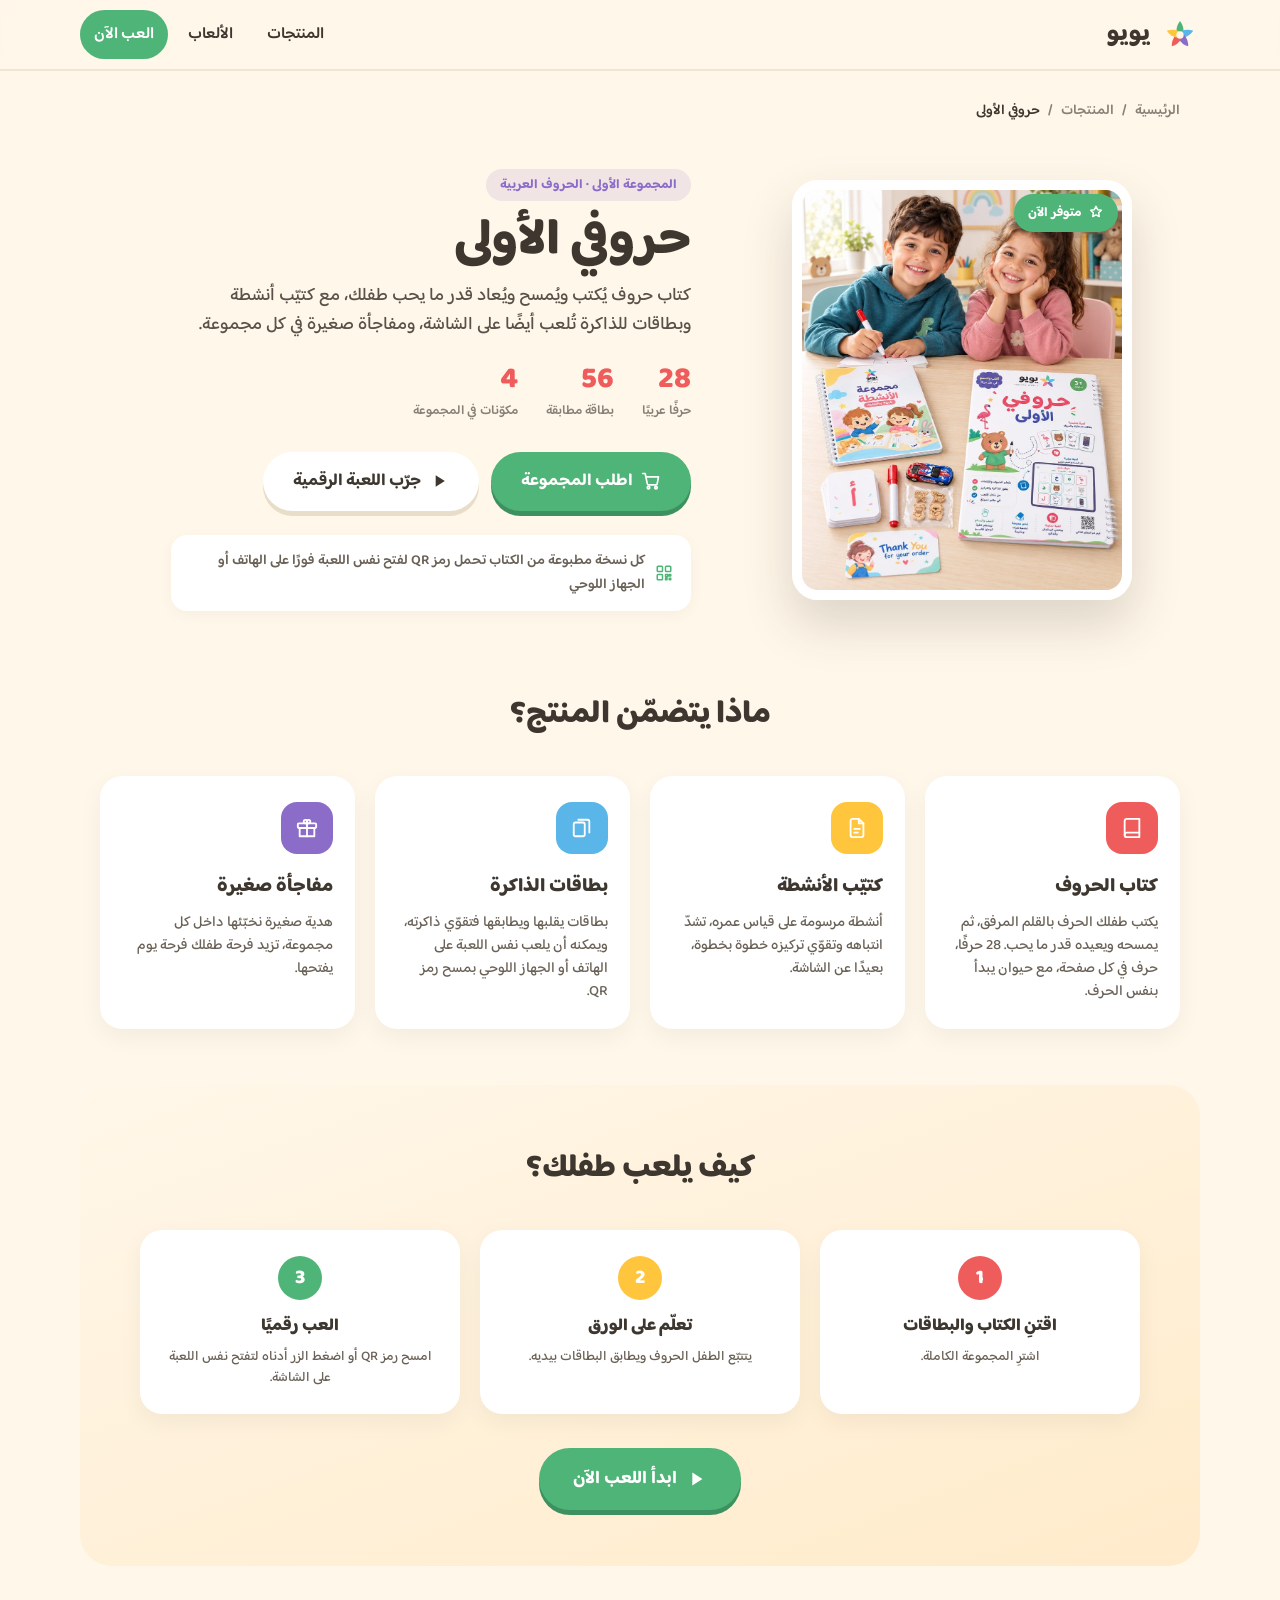
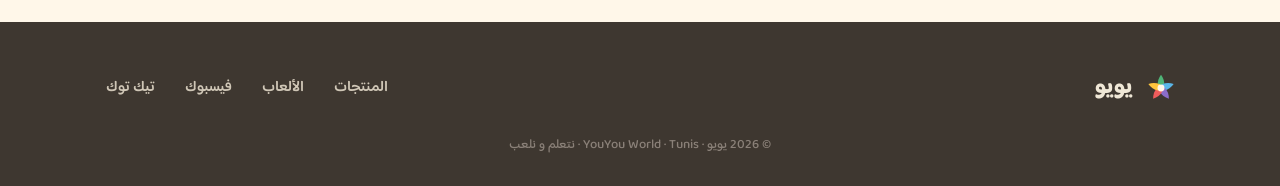
<file: product-houroufi.html>
<!DOCTYPE html>
<html lang="ar" dir="rtl">
<head>
<meta charset="UTF-8">
<meta name="viewport" content="width=device-width, initial-scale=1.0">
<title>حروفي الأولى – تعلّم الحروف العربية بالكتاب والبطاقات | يويو</title>
<link rel="icon" type="image/svg+xml" href="favicon.svg">
<link rel="icon" type="image/x-icon" href="favicon.ico">
<link rel="apple-touch-icon" href="apple-touch-icon.png">
<link rel="stylesheet" href="style.css">
</head>
<body>

<!-- NAV -->
<nav>
  <div class="wrap nav-in">
    <a href="./" class="brand" style="text-decoration:none;"><svg class="brand-flower" viewBox="0 0 120 120" xmlns="http://www.w3.org/2000/svg"><path d="M70.0 53.4 Q72.4 34.0 60.0 18.0 Q47.6 34.0 50.0 53.4 Q60.0 60.0 70.0 53.4 Z" fill="#4FB477"/><path d="M69.4 67.5 Q88.6 63.7 99.9 47.0 Q80.9 40.2 63.2 48.4 Q60.0 60.0 69.4 67.5 Z" fill="#5AB6E8"/><path d="M55.8 71.2 Q65.3 88.4 84.7 94.0 Q85.3 73.8 72.0 59.5 Q60.0 60.0 55.8 71.2 Z" fill="#8B6DC9"/><path d="M48.0 59.5 Q34.7 73.8 35.3 94.0 Q54.7 88.4 64.2 71.2 Q60.0 60.0 48.0 59.5 Z" fill="#EF5C5C"/><path d="M56.8 48.4 Q39.1 40.2 20.1 47.0 Q31.4 63.7 50.6 67.5 Q60.0 60.0 56.8 48.4 Z" fill="#FFC53D"/><circle cx="60" cy="60" r="11" fill="#FFF7E9"/></svg> يويو</a>
    <div class="nav-links">
      <a href="products">المنتجات</a>
      <a href="games">الألعاب</a>
      <a href="matching-game" class="cta">العب الآن</a>
    </div>
  </div>
</nav>

<!-- BREADCRUMB -->
<div class="wrap pd-crumb">
  <a href="./">الرئيسية</a>
  <span>/</span>
  <a href="products">المنتجات</a>
  <span>/</span>
  <span class="pd-crumb-current">حروفي الأولى</span>
</div>

<!-- PRODUCT HERO -->
<section class="wrap pd-hero">
  <div class="pd-media">
    <img class="pd-cover" src="houroufi-pack.jpg" alt="مجموعة حروفي الأولى: الكتاب والبطاقات والأقلام">
    <div class="pd-badge">
      <svg viewBox="0 0 24 24" width="16" height="16" fill="none" stroke="currentColor" stroke-width="2.2" stroke-linecap="round" stroke-linejoin="round"><path d="M12 2l2.5 5 5.5.8-4 3.9.9 5.5L12 14.8 7.1 17.2l.9-5.5-4-3.9L9.5 7 12 2Z"/></svg>
      متوفر الآن
    </div>
  </div>

  <div class="pd-info">
    <span class="pd-tag">المجموعة الأولى · الحروف العربية</span>
    <h1>حروفي الأولى</h1>
    <p class="pd-sub">كتاب حروف يُكتب ويُمسح ويُعاد قدر ما يحب طفلك، مع كتيّب أنشطة وبطاقات للذاكرة تُلعب أيضًا على الشاشة، ومفاجأة صغيرة في كل مجموعة.</p>

    <div class="pd-stats">
      <div class="pd-stat"><strong>28</strong><span>حرفًا عربيًا</span></div>
      <div class="pd-stat"><strong>56</strong><span>بطاقة مطابقة</span></div>
      <div class="pd-stat"><strong>4</strong><span>مكوّنات في المجموعة</span></div>
    </div>

    <div class="pd-ctas">
      <button type="button" class="btn btn-primary pd-play-btn" id="orderBtn">
        <svg viewBox="0 0 24 24" width="20" height="20" fill="none" stroke="currentColor" stroke-width="2" stroke-linecap="round" stroke-linejoin="round"><circle cx="9" cy="20" r="1.5"/><circle cx="18" cy="20" r="1.5"/><path d="M2 3h3l2.6 12.4a1.6 1.6 0 0 0 1.6 1.3h8.6a1.6 1.6 0 0 0 1.6-1.3L21 7H6"/></svg>
        اطلب المجموعة
      </button>
      <a href="matching-game" class="btn btn-ghost pd-play-btn">
        <svg viewBox="0 0 24 24" width="20" height="20" fill="currentColor"><path d="M8 5v14l11-7z"/></svg>
        جرّب اللعبة الرقمية
      </a>
    </div>

    <div class="pd-scan">
      <svg viewBox="0 0 24 24" width="18" height="18" fill="none" stroke="currentColor" stroke-width="2" stroke-linecap="round" stroke-linejoin="round"><rect x="3" y="3" width="7" height="7" rx="1"/><rect x="14" y="3" width="7" height="7" rx="1"/><rect x="3" y="14" width="7" height="7" rx="1"/><path d="M14 14h3v3h-3zM19 14h2v2h-2zM14 19h2v2h-2zM19 19h2v2h-2z"/></svg>
      كل نسخة مطبوعة من الكتاب تحمل رمز QR لفتح نفس اللعبة فورًا على الهاتف أو الجهاز اللوحي
    </div>
  </div>
</section>

<!-- DETAILS -->
<section class="wrap pd-details" id="pd-details">
  <h2>ماذا يتضمّن المنتج؟</h2>
  <div class="pd-features">
    <div class="pd-feature">
      <div class="pd-fic" style="background:#EF5C5C">
        <svg viewBox="0 0 24 24" width="22" height="22" fill="none" stroke="#fff" stroke-width="2" stroke-linecap="round" stroke-linejoin="round"><path d="M4 19.5A2.5 2.5 0 0 1 6.5 17H20"/><path d="M6.5 2H20v20H6.5A2.5 2.5 0 0 1 4 19.5v-15A2.5 2.5 0 0 1 6.5 2Z"/></svg>
      </div>
      <h3>كتاب الحروف</h3>
      <p>يكتب طفلك الحرف بالقلم المرفق، ثم يمسحه ويعيده قدر ما يحب. 28 حرفًا، حرف في كل صفحة، مع حيوان يبدأ بنفس الحرف.</p>
    </div>
    <div class="pd-feature">
      <div class="pd-fic" style="background:#FFC53D">
        <svg viewBox="0 0 24 24" width="22" height="22" fill="none" stroke="#fff" stroke-width="2" stroke-linecap="round" stroke-linejoin="round"><path d="M5 4a2 2 0 0 1 2-2h7l5 5v13a2 2 0 0 1-2 2H7a2 2 0 0 1-2-2Z"/><path d="M14 2v5h5"/><path d="M9 13h6M9 17h4"/></svg>
      </div>
      <h3>كتيّب الأنشطة</h3>
      <p>أنشطة مرسومة على قياس عمره، تشدّ انتباهه وتقوّي تركيزه خطوة بخطوة، بعيدًا عن الشاشة.</p>
    </div>
    <div class="pd-feature">
      <div class="pd-fic" style="background:#5AB6E8">
        <svg viewBox="0 0 24 24" width="22" height="22" fill="none" stroke="#fff" stroke-width="2" stroke-linecap="round" stroke-linejoin="round"><rect x="3" y="6" width="12" height="15" rx="2"/><path d="M8 3h10a2 2 0 0 1 2 2v12"/></svg>
      </div>
      <h3>بطاقات الذاكرة</h3>
      <p>بطاقات يقلبها ويطابقها فتقوّي ذاكرته، ويمكنه أن يلعب نفس اللعبة على الهاتف أو الجهاز اللوحي بمسح رمز QR.</p>
    </div>
    <div class="pd-feature">
      <div class="pd-fic" style="background:#8B6DC9">
        <svg viewBox="0 0 24 24" width="22" height="22" fill="none" stroke="#fff" stroke-width="2" stroke-linecap="round" stroke-linejoin="round"><path d="M20 12v9H4v-9"/><rect x="2" y="7" width="20" height="5" rx="1"/><path d="M12 21V7"/><path d="M12 7S9.8 7 8.8 6.2a1.9 1.9 0 1 1 3.2-2c.8.9 0 2.8 0 2.8ZM12 7s2.2 0 3.2-.8a1.9 1.9 0 1 0-3.2-2c-.8.9 0 2.8 0 2.8Z"/></svg>
      </div>
      <h3>مفاجأة صغيرة</h3>
      <p>هدية صغيرة نخبّئها داخل كل مجموعة، تزيد فرحة طفلك فرحة يوم يفتحها.</p>
    </div>
  </div>
</section>

<!-- HOW TO PLAY -->
<section class="wrap pd-how">
  <h2>كيف يلعب طفلك؟</h2>
  <div class="pd-steps">
    <div class="pd-step"><div class="pd-stepn" style="background:#EF5C5C">1</div><h3>اقتنِ الكتاب والبطاقات</h3><p>اشترِ المجموعة الكاملة.</p></div>
    <div class="pd-step"><div class="pd-stepn" style="background:#FFC53D">2</div><h3>تعلّم على الورق</h3><p>يتتبّع الطفل الحروف ويطابق البطاقات بيديه.</p></div>
    <div class="pd-step"><div class="pd-stepn" style="background:#4FB477">3</div><h3>العب رقميًا</h3><p>امسح رمز QR أو اضغط الزر أدناه لتفتح نفس اللعبة على الشاشة.</p></div>
  </div>
  <a href="matching-game" class="btn btn-primary pd-play-btn-lg">
    <svg viewBox="0 0 24 24" width="22" height="22" fill="currentColor"><path d="M8 5v14l11-7z"/></svg>
    ابدأ اللعب الآن
  </a>
</section>

<!-- FOOTER -->
<footer>
  <div class="wrap">
    <div class="foot-in">
      <a href="./" class="foot-brand" style="text-decoration:none;"><svg class="foot-flower" viewBox="0 0 120 120" xmlns="http://www.w3.org/2000/svg"><path d="M70.0 53.4 Q72.4 34.0 60.0 18.0 Q47.6 34.0 50.0 53.4 Q60.0 60.0 70.0 53.4 Z" fill="#4FB477"/><path d="M69.4 67.5 Q88.6 63.7 99.9 47.0 Q80.9 40.2 63.2 48.4 Q60.0 60.0 69.4 67.5 Z" fill="#5AB6E8"/><path d="M55.8 71.2 Q65.3 88.4 84.7 94.0 Q85.3 73.8 72.0 59.5 Q60.0 60.0 55.8 71.2 Z" fill="#8B6DC9"/><path d="M48.0 59.5 Q34.7 73.8 35.3 94.0 Q54.7 88.4 64.2 71.2 Q60.0 60.0 48.0 59.5 Z" fill="#EF5C5C"/><path d="M56.8 48.4 Q39.1 40.2 20.1 47.0 Q31.4 63.7 50.6 67.5 Q60.0 60.0 56.8 48.4 Z" fill="#FFC53D"/><circle cx="60" cy="60" r="11" fill="#FFF7E9"/></svg> يويو</a>
      <div class="foot-links">
        <a href="products">المنتجات</a>
        <a href="games">الألعاب</a>
        <a href="#">فيسبوك</a>
        <a href="#">تيك توك</a>
      </div>
    </div>
    <div class="copy">© 2026 يويو · YouYou World · Tunis · نتعلم و نلعب</div>
  </div>
</footer>

<!-- ORDER MODAL -->
<div class="modal" id="orderModal" hidden>
  <div class="modal-backdrop" data-close></div>
  <div class="modal-box" role="dialog" aria-modal="true" aria-labelledby="orderTitle">
    <button type="button" class="modal-x" data-close aria-label="إغلاق">
      <svg viewBox="0 0 24 24" width="20" height="20" fill="none" stroke="currentColor" stroke-width="2.4" stroke-linecap="round"><path d="M6 6l12 12M18 6L6 18"/></svg>
    </button>

    <h2 id="orderTitle">اطلب مجموعة حروفي الأولى</h2>

    <div id="orderStep1">
    <p class="modal-sub">اختر نوع المجموعة، ثم أكمل بياناتك.</p>
    <div class="pack-opts">
      <label class="pack-opt">
        <input type="radio" name="packType" value="standard" checked>
        <span class="pack-body">
          <span class="pack-top"><span class="pack-name">باك عادي</span><span class="pack-price"></span></span>
          <span class="pack-desc"></span>
        </span>
      </label>
      <label class="pack-opt">
        <input type="radio" name="packType" value="gift">
        <span class="pack-body">
          <span class="pack-top"><span class="pack-name">باك هدية</span><span class="pack-price"></span></span>
          <span class="pack-desc"></span>
          <span class="pack-flag">هدايا إضافية مجانية</span>
        </span>
      </label>
    </div>

    <form id="orderForm" novalidate>
      <div class="fld-row">
        <label class="fld"><span>الاسم الكامل</span><input name="name" autocomplete="name"></label>
        <label class="fld"><span>رقم الهاتف</span><input name="phone" inputmode="tel" autocomplete="tel"></label>
      </div>
      <label class="fld"><span>المدينة والعنوان</span><input name="address" autocomplete="street-address"></label>

      <p class="order-err" id="orderErr" role="alert" hidden></p>
      <button type="submit" class="btn btn-primary modal-cta">أكمل الطلب على ماسنجر</button>
    </form>
    </div>

    <div id="orderDone" hidden>
      <p class="order-copy-note">راجع طلبك، ثم اختر طريقة الإرسال. ستجد الرسالة مكتوبة جاهزة، ما عليك إلا الضغط على إرسال.</p>
      <pre class="order-summary" id="orderSummary"></pre>

      <div class="send-row">
        <a class="send-btn send-wa" id="orderWa" href="#" target="_blank" rel="noopener">
          <svg viewBox="0 0 24 24" width="22" height="22" fill="currentColor" aria-hidden="true"><path d="M12.04 2C6.58 2 2.13 6.45 2.13 11.91c0 1.75.46 3.45 1.32 4.95L2 22l5.25-1.38a9.9 9.9 0 0 0 4.79 1.21c5.46 0 9.91-4.45 9.91-9.91S17.5 2 12.04 2Zm0 18.15c-1.53 0-3.03-.41-4.34-1.19l-.31-.18-3.12.82.83-3.04-.2-.31a8.2 8.2 0 0 1-1.26-4.34c0-4.54 3.7-8.23 8.24-8.23s8.23 3.69 8.23 8.23-3.69 8.24-8.23 8.24Zm4.52-6.16c-.25-.12-1.47-.72-1.69-.81-.23-.08-.39-.12-.56.13-.16.24-.64.8-.78.97-.14.16-.29.18-.54.06-.25-.12-1.05-.39-1.99-1.23-.74-.66-1.23-1.47-1.38-1.72-.14-.25-.01-.38.11-.5.11-.11.25-.29.37-.43.12-.15.16-.25.25-.41.08-.17.04-.31-.02-.43-.06-.12-.56-1.34-.76-1.84-.2-.48-.41-.42-.56-.43h-.48c-.17 0-.43.06-.66.31-.23.25-.86.85-.86 2.07s.89 2.4 1.01 2.56c.12.17 1.75 2.67 4.23 3.74.59.26 1.05.41 1.41.52.59.19 1.13.16 1.56.1.47-.07 1.47-.6 1.67-1.18.21-.58.21-1.07.15-1.18-.06-.11-.22-.17-.47-.29Z"/></svg>
          واتساب
        </a>
        <a class="send-btn send-msg" id="orderMsg" href="#" target="_blank" rel="noopener">
          <svg viewBox="0 0 24 24" width="22" height="22" fill="currentColor" aria-hidden="true"><path d="M12 2C6.36 2 2 6.13 2 11.7c0 2.91 1.19 5.44 3.14 7.19.16.15.26.35.27.57l.05 1.78c.02.57.6.94 1.12.71l1.99-.88c.17-.07.36-.09.54-.04 1.2.33 2.47.44 3.74.3C18.3 20.72 22 16.74 22 11.7 22 6.13 17.64 2 12 2Zm6 7.46-2.94 4.66c-.47.74-1.47.93-2.18.4l-2.34-1.75a.6.6 0 0 0-.72 0l-3.16 2.4c-.42.32-.97-.18-.69-.63l2.94-4.66c.47-.74 1.47-.93 2.18-.4l2.34 1.75c.21.16.51.16.72 0l3.16-2.4c.42-.32.97.18.69.63Z"/></svg>
          ماسنجر
        </a>
      </div>

      <button type="button" class="order-copy" id="orderCopy">انسخ التفاصيل</button>
      <button type="button" class="order-back" id="orderBack">تعديل الطلب</button>
    </div>
  </div>
</div>

<script src="script.js"></script>
<script src="order.js"></script>

</body>
</html>
</file>
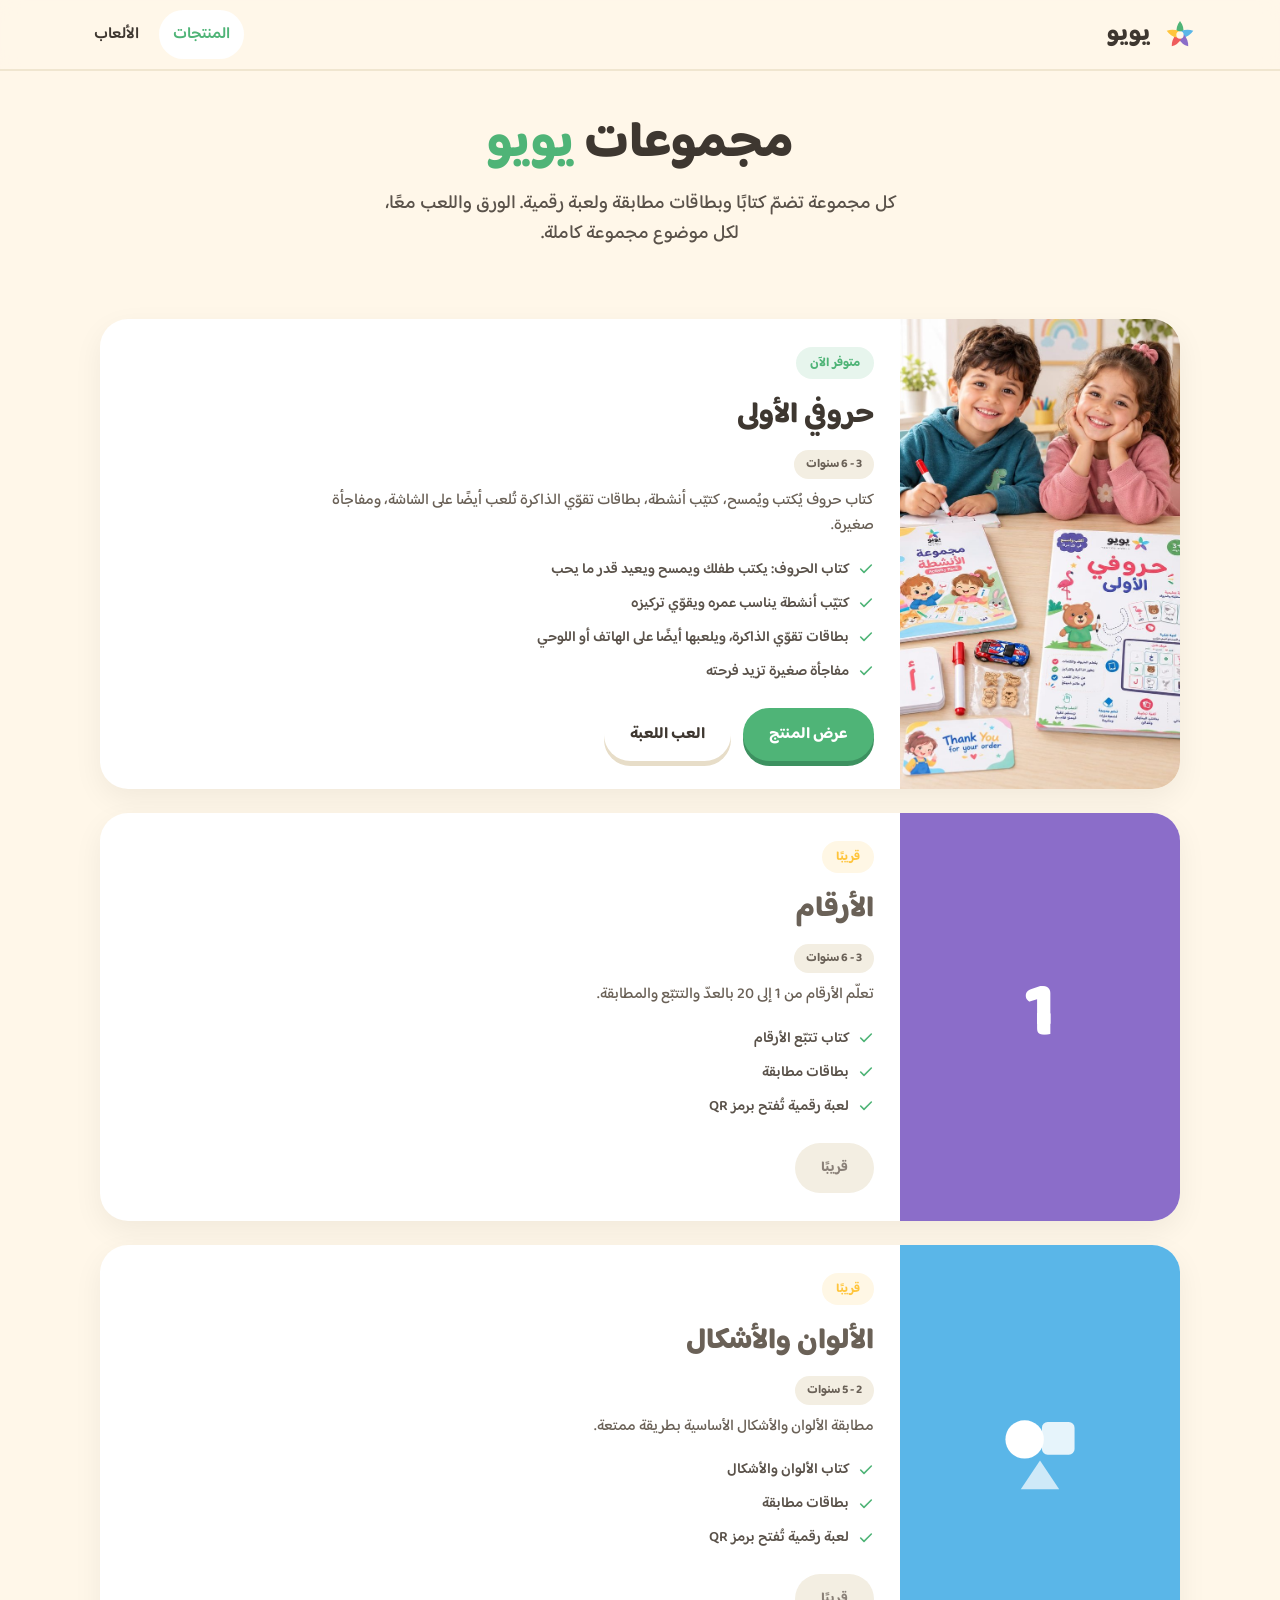
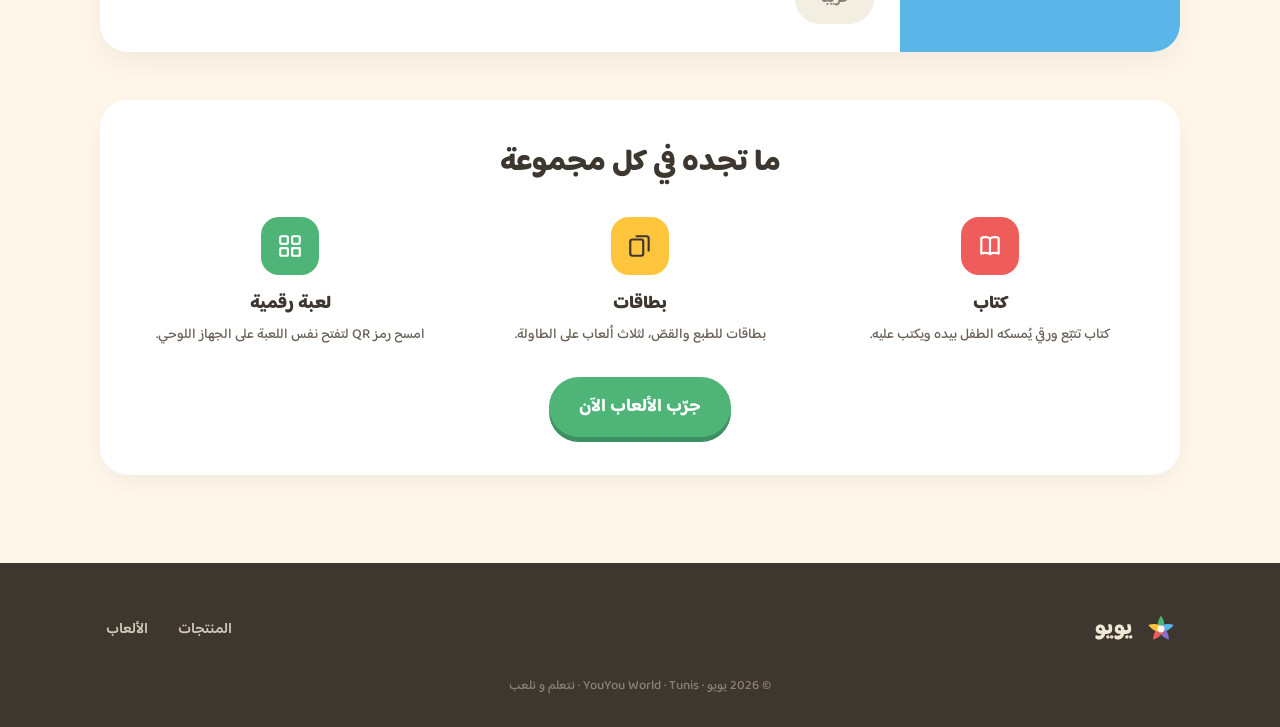
<file: products.html>
<!DOCTYPE html>
<html lang="ar" dir="rtl">
<head>
<meta charset="UTF-8">
<meta name="viewport" content="width=device-width, initial-scale=1.0">
<title>منتجات يويو – كتب وبطاقات وألعاب تعليمية للأطفال</title>
<meta name="description" content="مجموعات يويو التعليمية للأطفال من 2 إلى 6 سنوات. كل مجموعة تضمّ كتابًا وبطاقات مطابقة ولعبة رقمية تُفتح برمز QR.">
<link rel="icon" type="image/svg+xml" href="favicon.svg">
<link rel="icon" type="image/x-icon" href="favicon.ico">
<link rel="apple-touch-icon" href="apple-touch-icon.png">
<link rel="stylesheet" href="style.css">
</head>
<body>

<!-- NAV -->
<nav>
  <div class="wrap nav-in">
    <a class="brand" href="./"><svg class="brand-flower" viewBox="0 0 120 120" xmlns="http://www.w3.org/2000/svg"><path d="M70.0 53.4 Q72.4 34.0 60.0 18.0 Q47.6 34.0 50.0 53.4 Q60.0 60.0 70.0 53.4 Z" fill="#4FB477"/><path d="M69.4 67.5 Q88.6 63.7 99.9 47.0 Q80.9 40.2 63.2 48.4 Q60.0 60.0 69.4 67.5 Z" fill="#5AB6E8"/><path d="M55.8 71.2 Q65.3 88.4 84.7 94.0 Q85.3 73.8 72.0 59.5 Q60.0 60.0 55.8 71.2 Z" fill="#8B6DC9"/><path d="M48.0 59.5 Q34.7 73.8 35.3 94.0 Q54.7 88.4 64.2 71.2 Q60.0 60.0 48.0 59.5 Z" fill="#EF5C5C"/><path d="M56.8 48.4 Q39.1 40.2 20.1 47.0 Q31.4 63.7 50.6 67.5 Q60.0 60.0 56.8 48.4 Z" fill="#FFC53D"/><circle cx="60" cy="60" r="11" fill="#FFF7E9"/></svg> يويو</a>
    <div class="nav-links">
      <a href="products" class="current">المنتجات</a>
      <a href="games">الألعاب</a>
    </div>
  </div>
</nav>

<main>

<!-- HEADER -->
<header class="hub-head">
  <div class="wrap">
    <h1>مجموعات <span class="hl">يويو</span></h1>
    <p>كل مجموعة تضمّ كتابًا وبطاقات مطابقة ولعبة رقمية. الورق واللعب معًا، لكل موضوع مجموعة كاملة.</p>
  </div>
</header>

<!-- PRODUCT GRID -->
<section class="hub-sec">
  <div class="wrap">
    <div class="pp-grid" id="ppGrid"></div>
  </div>
</section>

<!-- THE FORMULA -->
<section class="hub-sec hub-note-sec">
  <div class="wrap">
    <div class="pp-formula">
      <h2>ما تجده في كل مجموعة</h2>
      <div class="pp-steps">
        <div class="pp-step">
          <div class="pp-stepic" style="background:var(--red)"><svg viewBox="0 0 24 24" width="26" height="26" fill="none" stroke="#fff" stroke-width="2" stroke-linejoin="round"><path d="M12 5C10 3.5 6 3.5 4 4.5V19c2-1 6-1 8 .5 2-1.5 6-1.5 8-.5V4.5C18 3.5 14 3.5 12 5Z"/><path d="M12 5v14.5"/></svg></div>
          <h3>كتاب</h3>
          <p>كتاب تتبّع ورقي يُمسكه الطفل بيده ويكتب عليه.</p>
        </div>
        <div class="pp-step">
          <div class="pp-stepic" style="background:var(--yellow)"><svg viewBox="0 0 24 24" width="26" height="26" fill="none" stroke="#3E3730" stroke-width="2" stroke-linejoin="round"><rect x="3" y="6" width="12" height="15" rx="2"/><path d="M8 3h10a2 2 0 0 1 2 2v12"/></svg></div>
          <h3>بطاقات</h3>
          <p>بطاقات للطبع والقصّ، لثلاث ألعاب على الطاولة.</p>
        </div>
        <div class="pp-step">
          <div class="pp-stepic" style="background:var(--green)"><svg viewBox="0 0 24 24" width="26" height="26" fill="none" stroke="#fff" stroke-width="2" stroke-linejoin="round"><rect x="3" y="3" width="7" height="7" rx="1"/><rect x="14" y="3" width="7" height="7" rx="1"/><rect x="3" y="14" width="7" height="7" rx="1"/><path d="M14 14h7v7h-7z"/></svg></div>
          <h3>لعبة رقمية</h3>
          <p>امسح رمز QR لتفتح نفس اللعبة على الجهاز اللوحي.</p>
        </div>
      </div>
      <a href="games" class="btn btn-primary">جرّب الألعاب الآن</a>
    </div>
  </div>
</section>

</main>

<!-- FOOTER -->
<footer>
  <div class="wrap">
    <div class="foot-in">
      <div class="foot-brand"><svg class="foot-flower" viewBox="0 0 120 120" xmlns="http://www.w3.org/2000/svg"><path d="M70.0 53.4 Q72.4 34.0 60.0 18.0 Q47.6 34.0 50.0 53.4 Q60.0 60.0 70.0 53.4 Z" fill="#4FB477"/><path d="M69.4 67.5 Q88.6 63.7 99.9 47.0 Q80.9 40.2 63.2 48.4 Q60.0 60.0 69.4 67.5 Z" fill="#5AB6E8"/><path d="M55.8 71.2 Q65.3 88.4 84.7 94.0 Q85.3 73.8 72.0 59.5 Q60.0 60.0 55.8 71.2 Z" fill="#8B6DC9"/><path d="M48.0 59.5 Q34.7 73.8 35.3 94.0 Q54.7 88.4 64.2 71.2 Q60.0 60.0 48.0 59.5 Z" fill="#EF5C5C"/><path d="M56.8 48.4 Q39.1 40.2 20.1 47.0 Q31.4 63.7 50.6 67.5 Q60.0 60.0 56.8 48.4 Z" fill="#FFC53D"/><circle cx="60" cy="60" r="11" fill="#FFF7E9"/></svg> يويو</div>
      <div class="foot-links">
        <a href="products">المنتجات</a>
        <a href="games">الألعاب</a>
      </div>
    </div>
    <div class="copy">© 2026 يويو · YouYou World · Tunis · نتعلم و نلعب</div>
  </div>
</footer>

<script src="products-data.js"></script>
<script src="script.js"></script>
<script src="products-page.js"></script>

</body>
</html>
</file>
<file: style.css>
@import url('https://fonts.googleapis.com/css2?family=Baloo+Bhaijaan+2:wght@400;500;600;700;800&display=swap');
:root{
  --cream:#FFF7E9; --ink:#3E3730; --soft:#8A8078;
  --red:#EF5C5C; --yellow:#FFC53D; --purple:#8B6DC9; --green:#4FB477; --sky:#5AB6E8;
  --primary:#4FB477;
}
*{box-sizing:border-box;margin:0;padding:0;font-family:'Baloo Bhaijaan 2',sans-serif;-webkit-tap-highlight-color:transparent;}
html{scroll-behavior:smooth;}
body{background:var(--cream);color:var(--ink);overflow-x:hidden;}
.wrap{max-width:1120px;margin:0 auto;padding:0 20px;}

/* ---------- ACCESSIBILITY ---------- */
/* author display rules beat the UA rule for [hidden], so restate it */
[hidden]{display:none !important;}
a:focus-visible,button:focus-visible{outline:3px solid var(--purple);outline-offset:3px;}
footer a:focus-visible{outline-color:#fff;}
.sr-only{position:absolute;width:1px;height:1px;padding:0;margin:-1px;overflow:hidden;
  clip:rect(0 0 0 0);white-space:nowrap;border:0;}
@media(prefers-reduced-motion:reduce){
  html{scroll-behavior:auto;}
  *,*::before,*::after{animation-duration:.01ms !important;animation-iteration-count:1 !important;
    transition-duration:.01ms !important;}
}

/* ---------- NAV ---------- */
nav{position:sticky;top:0;z-index:50;background:rgba(255,247,233,.9);backdrop-filter:blur(10px);border-bottom:2px solid #f0e6d0;}
.nav-in{display:flex;align-items:center;justify-content:space-between;gap:12px;padding:10px 0;flex-wrap:wrap;}
.brand{display:flex;align-items:center;gap:10px;font-weight:800;font-size:24px;color:inherit;min-height:44px;}
.brand-flower{width:40px;height:40px;flex:0 0 auto;}
.nav-links{display:flex;gap:6px;align-items:center;}
.nav-links a{text-decoration:none;color:var(--ink);font-weight:600;font-size:16px;padding:11px 14px;
  border-radius:999px;transition:.15s;display:inline-flex;align-items:center;min-height:44px;}
.nav-links a:hover{background:#fff;}
.nav-links a.cta{background:var(--green);color:#fff;}
/* links stay reachable on phones: the row moves under the logo instead of being hidden */
@media(max-width:640px){
  .nav-in{justify-content:center;gap:4px;}
  .nav-links{width:100%;justify-content:center;flex-wrap:wrap;gap:4px;}
  .nav-links a{font-size:15px;padding:11px 12px;}
}

/* ---------- HERO ---------- */
.hero{position:relative;padding:60px 0 40px;overflow:hidden;}
.hero-grid{display:grid;grid-template-columns:1.1fr .9fr;gap:30px;align-items:center;}
@media(max-width:820px){.hero-grid{grid-template-columns:1fr;text-align:center;}}
.hero h1{font-size:clamp(34px,6vw,58px);font-weight:800;line-height:1.15;}
.hero h1 .hl{color:var(--green);}
.hero p{font-size:clamp(17px,2.4vw,21px);color:#5a524a;margin:18px 0 26px;font-weight:500;line-height:1.6;}
.hero-btns{display:flex;gap:12px;flex-wrap:wrap;}
@media(max-width:820px){.hero-btns{justify-content:center;}}
.btn{border:none;cursor:pointer;font-family:inherit;font-weight:700;font-size:18px;padding:15px 30px;border-radius:999px;text-decoration:none;display:inline-flex;align-items:center;gap:8px;transition:transform .12s;}
.btn:active{transform:translateY(2px);}
.btn-primary{background:var(--green);color:#fff;box-shadow:0 5px 0 #3d9160;}
.btn-ghost{background:#fff;color:var(--ink);box-shadow:0 5px 0 #e7ddc8;}
/* floating letters art */
.hero-art{position:relative;height:340px;}
.float{position:absolute;font-weight:800;border-radius:24px;display:flex;align-items:center;justify-content:center;box-shadow:0 8px 0 rgba(0,0,0,.08);}
.float img{width:64%;height:64%;object-fit:contain;}
@keyframes bob{0%,100%{transform:translateY(0) rotate(var(--r,0));}50%{transform:translateY(-12px) rotate(var(--r,0));}}
.float{animation:bob 3s ease-in-out infinite;}

/* ---------- VALUES ---------- */
.values-sec{padding-top:30px;}
.values-grid{display:grid;grid-template-columns:repeat(auto-fit,minmax(220px,1fr));gap:20px;}
.value{background:#fff;border-radius:22px;padding:26px 22px;text-align:center;box-shadow:0 8px 24px rgba(0,0,0,.05);}
.value .vic{width:64px;height:64px;border-radius:18px;display:flex;align-items:center;justify-content:center;margin:0 auto 14px;}
.value .vic svg{width:34px;height:34px;}
.value h3{font-size:19px;font-weight:800;margin-bottom:6px;}
.value p{color:#6a6157;font-size:14px;font-weight:500;line-height:1.55;}

/* ---------- SECTION TITLES ---------- */
.sec{padding:56px 0;}
.sec h2{font-size:clamp(26px,4vw,38px);font-weight:800;text-align:center;margin-bottom:8px;}
.sec .sub{text-align:center;color:var(--soft);font-size:17px;font-weight:500;margin-bottom:36px;}

/* ---------- PRODUCTS ---------- */
.prod-grid{display:grid;grid-template-columns:repeat(auto-fit,minmax(260px,1fr));gap:22px;}
.prod{background:#fff;border-radius:26px;overflow:hidden;box-shadow:0 10px 30px rgba(0,0,0,.06);transition:transform .18s;display:flex;flex-direction:column;text-decoration:none;color:inherit;}
a.prod:hover{transform:translateY(-6px);}
a.prod:active{transform:translateY(-2px);}
.prod .top{height:170px;display:flex;align-items:center;justify-content:center;gap:10px;position:relative;}
.prod .top .big{font-size:78px;font-weight:800;color:#fff;}
.prod .top img{width:90px;height:90px;object-fit:contain;}
/* min-width stops flex from shrinking the cover below the card width.
   the .prod .top img rule above is more specific, so covers restate object-fit. */
.cover-thumb{width:100% !important;height:100% !important;min-width:100%;object-fit:cover;object-position:top;}
.prod .top img.cover-thumb{object-fit:cover;}
.game-thumb{width:52px;height:66px;object-fit:cover;object-position:top;border-radius:8px;box-shadow:0 2px 6px rgba(0,0,0,.2);background:#fff;}
.prod .body{padding:20px 22px 24px;}
.prod .tag{display:inline-block;font-size:12px;font-weight:700;padding:4px 12px;border-radius:999px;margin-bottom:10px;}
.prod h3{font-size:22px;font-weight:800;margin-bottom:6px;}
.prod p{color:#6a6157;font-size:15px;font-weight:500;line-height:1.55;margin-bottom:16px;}
.prod .row{display:flex;gap:8px;flex-wrap:wrap;}
.mini{font-size:13px;font-weight:700;padding:9px 16px;border-radius:999px;text-decoration:none;border:none;font-family:inherit;display:inline-flex;align-items:center;gap:6px;}
.mini.play{background:var(--purple);color:#fff;}
.mini.soon{background:#f0ece3;color:var(--soft);}

/* ---------- GAMES HUB ---------- */
.games{background:linear-gradient(160deg,#FFF7E9,#FFEBCB);}
.game-grid{display:grid;grid-template-columns:repeat(auto-fit,minmax(230px,1fr));gap:20px;}
.game{border-radius:24px;padding:26px 22px;color:#fff;text-align:center;box-shadow:0 8px 0 rgba(0,0,0,.1);cursor:pointer;text-decoration:none;display:block;transition:transform .12s;}
.game:active{transform:translateY(3px);}
.game .ic{margin-bottom:8px;display:flex;justify-content:center;}
.game .ic svg{width:52px;height:52px;}
.game h3{font-size:22px;font-weight:800;}
.game p{font-size:14px;font-weight:500;opacity:.92;margin-top:4px;}
.game.locked{background:#d9d1c4 !important;box-shadow:0 8px 0 #c3baa9;cursor:default;}
.game.locked .ic{opacity:.6;}
.game.locked .lockp{font-size:13px;margin-top:8px;background:rgba(255,255,255,.4);display:inline-flex;align-items:center;gap:5px;padding:3px 12px;border-radius:999px;}

.games-all,.products-all{display:flex;justify-content:center;margin-top:30px;}

/* ---------- SCAN STRIP ---------- */
.scanstrip{background:var(--purple);color:#fff;border-radius:28px;padding:34px;display:flex;align-items:center;gap:26px;flex-wrap:wrap;justify-content:center;text-align:center;}
.scanstrip .qr{width:110px;height:110px;background:#fff;border-radius:16px;display:grid;grid-template-columns:repeat(6,1fr);grid-template-rows:repeat(6,1fr);padding:10px;gap:2px;flex:0 0 auto;}
.scanstrip .qr i{background:var(--ink);border-radius:2px;}
.scanstrip .qr i.off{background:transparent;}
.scanstrip h3{font-size:26px;font-weight:800;}
.scanstrip p{font-size:16px;opacity:.92;font-weight:500;max-width:420px;margin-top:6px;}

/* ---------- HOW ---------- */
.steps{display:grid;grid-template-columns:repeat(auto-fit,minmax(200px,1fr));gap:20px;}
.step{background:#fff;border-radius:22px;padding:26px 22px;text-align:center;box-shadow:0 8px 24px rgba(0,0,0,.05);}
.step .n{width:54px;height:54px;border-radius:50%;display:flex;align-items:center;justify-content:center;font-size:26px;font-weight:800;color:#fff;margin:0 auto 14px;}
.step h3{font-size:19px;font-weight:800;margin-bottom:6px;}
.step p{color:#6a6157;font-size:14px;font-weight:500;line-height:1.5;}

/* ---------- FOOTER ---------- */
footer{background:var(--ink);color:#efe7d6;padding:44px 0 30px;margin-top:40px;}
.foot-in{display:flex;justify-content:space-between;align-items:center;flex-wrap:wrap;gap:20px;}
.foot-brand{display:flex;align-items:center;gap:10px;font-weight:800;font-size:22px;color:inherit;min-height:44px;text-decoration:none;}
.foot-flower{width:38px;height:38px;}
.foot-links{display:flex;gap:18px;flex-wrap:wrap;}
.foot-links a{color:#cfc6b6;text-decoration:none;font-weight:600;font-size:15px;
  display:inline-flex;align-items:center;min-height:44px;padding:0 6px;}
.foot-links a:hover{color:#fff;}
.copy{text-align:center;color:#8a8078;font-size:13px;margin-top:24px;font-weight:500;}

.logo-svg-book{fill:#fff;stroke:var(--ink);}/* ===== product-houroufi.html: reuses tokens from style.css ===== */

.pd-crumb{display:flex;align-items:center;gap:8px;padding:18px 20px 0;font-size:14px;color:var(--soft);font-weight:600;}
.pd-crumb a{color:var(--soft);text-decoration:none;display:inline-flex;align-items:center;min-height:44px;}
.pd-crumb a:hover{color:var(--ink);}
.pd-crumb-current{color:var(--ink);}

/* ---------- PRODUCT HERO ---------- */
.pd-hero{display:grid;grid-template-columns:.85fr 1.15fr;gap:52px;align-items:center;padding:36px 20px 56px;}
@media(max-width:860px){.pd-hero{grid-template-columns:1fr;}}

.pd-media{position:relative;display:flex;justify-content:center;}
.pd-cover{width:100%;max-width:340px;border-radius:26px;box-shadow:0 24px 50px rgba(62,55,48,.18);border:10px solid #fff;}
.pd-badge{position:absolute;top:14px;right:calc(50% - 170px + 14px);background:var(--green);color:#fff;font-weight:700;font-size:13px;
  padding:8px 14px;border-radius:999px;display:flex;align-items:center;gap:6px;box-shadow:0 6px 0 rgba(0,0,0,.08);}
@media(max-width:860px){.pd-badge{right:calc(50% - 170px + 14px);}}

.pd-tag{display:inline-block;font-size:13px;font-weight:700;color:var(--purple);background:#8B6DC922;
  padding:5px 14px;border-radius:999px;margin-bottom:14px;}
.pd-info h1{font-size:clamp(34px,5vw,50px);font-weight:800;line-height:1.1;margin-bottom:12px;}
.pd-sub{font-size:18px;color:#5a524a;font-weight:500;line-height:1.6;margin-bottom:26px;max-width:520px;}

.pd-stats{display:flex;gap:28px;margin-bottom:30px;flex-wrap:wrap;}
.pd-stat{display:flex;flex-direction:column;}
.pd-stat strong{font-size:30px;font-weight:800;color:var(--red);line-height:1;}
.pd-stat span{font-size:13px;color:var(--soft);font-weight:600;margin-top:4px;}

.pd-ctas{display:flex;gap:12px;flex-wrap:wrap;margin-bottom:24px;}
.pd-play-btn{font-size:17px;}

.pd-scan{display:flex;align-items:center;gap:10px;font-size:14px;color:#6a6157;font-weight:600;
  background:#fff;border-radius:16px;padding:14px 18px;max-width:520px;box-shadow:0 4px 16px rgba(0,0,0,.04);}
.pd-scan svg{flex:0 0 auto;color:var(--green);}

/* ---------- DETAILS / FEATURES ---------- */
.pd-details{padding:20px 20px 56px;}
.pd-details h2, .pd-how h2{font-size:clamp(26px,4vw,32px);font-weight:800;text-align:center;margin-bottom:34px;}

.pd-features{display:grid;grid-template-columns:repeat(auto-fit,minmax(240px,1fr));gap:20px;}
.pd-feature{background:#fff;border-radius:22px;padding:26px 22px;box-shadow:0 8px 24px rgba(0,0,0,.05);}
.pd-fic{width:52px;height:52px;border-radius:16px;display:flex;align-items:center;justify-content:center;margin-bottom:16px;}
.pd-feature h3{font-size:19px;font-weight:800;margin-bottom:8px;}
.pd-feature p{font-size:14.5px;color:#6a6157;font-weight:500;line-height:1.6;}

/* ---------- HOW TO PLAY ---------- */
.pd-how{background:linear-gradient(160deg,#FFF7E9,#FFEBCB);padding:56px 20px;border-radius:32px;margin:0 auto 56px;text-align:center;}
.pd-steps{display:grid;grid-template-columns:repeat(auto-fit,minmax(200px,1fr));gap:20px;margin-bottom:34px;max-width:1000px;margin-inline:auto;}
.pd-step{background:#fff;border-radius:22px;padding:26px 20px;box-shadow:0 8px 24px rgba(0,0,0,.05);}
.pd-stepn{width:44px;height:44px;border-radius:50%;display:flex;align-items:center;justify-content:center;
  font-size:20px;font-weight:800;color:#fff;margin:0 auto 12px;}
.pd-step h3{font-size:17px;font-weight:800;margin-bottom:6px;}
.pd-step p{font-size:13.5px;color:#6a6157;font-weight:500;line-height:1.5;}
.pd-play-btn-lg{font-size:18px;padding:16px 34px;}

/* ===== games.html: the games hub ===== */

.brand{text-decoration:none;}
.nav-links a.current{background:#fff;color:var(--green);}

.hub-head{padding:46px 0 34px;text-align:center;}
.hub-head h1{font-size:clamp(32px,5.5vw,50px);font-weight:800;line-height:1.15;}
.hub-head h1 .hl{color:var(--green);}
.hub-head p{font-size:clamp(16px,2.4vw,19px);color:#5a524a;font-weight:500;margin:14px auto 26px;max-width:540px;line-height:1.6;}

.hub-chips{display:flex;gap:10px;justify-content:center;flex-wrap:wrap;}
.hub-chip{border:none;cursor:pointer;font-family:inherit;font-weight:700;font-size:15px;
  padding:11px 22px;border-radius:999px;background:#fff;color:var(--ink);
  box-shadow:0 4px 0 #e7ddc8;transition:transform .12s;}
.hub-chip:active{transform:translateY(2px);}
.hub-chip.on{background:var(--green);color:#fff;box-shadow:0 4px 0 #3d9160;}

.hub-sec{padding:10px 0 48px;}
.hub-pill{font-size:12px;font-weight:700;padding:4px 12px;border-radius:999px;background:#f3eee2;color:#6a6157;}

/* ---------- hub: page title ---------- */
.page-top{padding:26px 0 0;}
.page-top h1{font-size:clamp(20px,2.6vw,26px);font-weight:800;text-align:center;color:var(--ink);}

.stars{display:inline-flex;gap:5px;}

/* ---------- hub: the roster ---------- */
.roster-sec{padding:16px 0 46px;}
.roster-h{font-size:clamp(21px,3vw,27px);font-weight:800;text-align:center;margin-bottom:18px;}
.roster{display:grid;grid-template-columns:repeat(2,1fr);gap:16px;align-items:start;margin-top:26px;}
@media(min-width:560px){.roster{grid-template-columns:repeat(3,1fr);}}

@keyframes tileIn{from{opacity:0;transform:translateY(12px) scale(.96);}to{opacity:1;transform:none;}}
.tile{background:var(--c);color:#fff;border-radius:26px;padding:20px 14px 18px;
  display:flex;flex-direction:column;align-items:center;gap:10px;text-align:center;text-decoration:none;
  box-shadow:0 6px 0 rgba(0,0,0,.18);transition:transform .1s;animation:tileIn .34s backwards;}
a.tile:active{transform:translateY(4px);box-shadow:0 2px 0 rgba(0,0,0,.18);}

.tile-face{width:76px;height:76px;border-radius:22px;background:rgba(255,255,255,.2);overflow:hidden;
  display:flex;align-items:center;justify-content:center;flex:0 0 auto;}
.tile-face img{width:100%;height:100%;object-fit:cover;object-position:top;}
.tile-face svg{width:44px;height:44px;}
.tile-name{font-size:clamp(16px,2.2vw,19px);font-weight:800;line-height:1.3;}
.tile-go{font-size:14px;font-weight:800;background:#fff;color:var(--c);padding:7px 20px;border-radius:999px;}

/* the most recently played game sorts to the front; every tile keeps the same
   size so the grid reads as a console library rather than a promo banner */
.tile-go{display:inline-flex;align-items:center;gap:6px;}

/* upcoming games read as a sealed card pack, echoing the print-and-cut decks */
.tile.wrapped{background:#EFE7D7;color:#8A8078;box-shadow:none;border:2px dashed #D6CCB8;padding:18px 12px 16px;}
.tile.wrapped .tile-face{background:#C9BFAE;}
.tile-lock{display:inline-flex;align-items:center;gap:5px;font-size:12.5px;font-weight:700;
  background:#fff;color:#8A8078;padding:6px 14px;border-radius:999px;}

.hub-empty{text-align:center;color:var(--soft);font-weight:600;padding:40px 0;}

/* progress / privacy note */
.hub-note-sec{padding-top:0;}
/* parent-facing, so it stays quiet and out of the child's path */
.hub-note{background:transparent;border:2px solid #E8DFCC;border-radius:22px;padding:20px 22px;
  display:flex;gap:14px;align-items:flex-start;}
.hub-note > svg{flex:0 0 auto;color:var(--soft);margin-top:2px;width:20px;height:20px;}
.hub-note h3{font-size:15px;font-weight:800;color:#6a6157;margin-bottom:5px;}
.hub-note p{font-size:13.5px;color:#7d7469;font-weight:500;line-height:1.6;max-width:620px;}
.hub-reset{margin-top:14px;border:none;cursor:pointer;font-family:inherit;font-size:13.5px;font-weight:700;
  color:#6a6157;background:#f3eee2;padding:10px 20px;border-radius:999px;transition:.15s;}
.hub-reset:hover{background:#ebe4d6;color:var(--ink);}
@media(max-width:560px){.hub-note{flex-direction:column;gap:12px;}}

/* ===== order modal (product-houroufi.html) ===== */

.modal{position:fixed;inset:0;z-index:100;display:flex;align-items:center;justify-content:center;padding:18px;}
.modal-backdrop{position:absolute;inset:0;background:rgba(62,55,48,.55);}
.modal-box{position:relative;background:var(--cream);border-radius:30px;padding:24px 26px;
  width:100%;max-width:520px;max-height:94vh;overflow-y:auto;box-shadow:0 20px 60px rgba(0,0,0,.3);}
@media(max-width:520px){.modal-box{padding:20px 16px;border-radius:24px;}}

.modal-x{position:absolute;top:16px;left:16px;background:#fff;border:none;cursor:pointer;color:var(--ink);
  width:44px;height:44px;border-radius:50%;display:flex;align-items:center;justify-content:center;}
.modal-x:hover{background:#f0e6d0;}
.modal-box h2{font-size:clamp(21px,3.6vw,26px);font-weight:800;margin-bottom:4px;padding-left:46px;}
.modal-sub{font-size:14px;color:#6a6157;font-weight:500;margin-bottom:14px;}

.pack-opts{display:flex;flex-direction:column;gap:10px;margin-bottom:16px;}
.pack-opt{display:flex;gap:11px;align-items:flex-start;background:#fff;border:3px solid #EFE7D7;
  border-radius:18px;padding:13px 15px;cursor:pointer;transition:border-color .15s;}
.pack-opt:hover{border-color:#ded2b8;}
.pack-opt input{margin-top:4px;width:20px;height:20px;accent-color:var(--green);flex:0 0 auto;cursor:pointer;}
.pack-opt:has(input:checked){border-color:var(--green);}
.pack-opt:focus-within{outline:3px solid var(--purple);outline-offset:3px;}
.pack-body{display:flex;flex-direction:column;gap:4px;min-width:0;}
.pack-top{display:flex;align-items:baseline;gap:10px;flex-wrap:wrap;}
.pack-name{font-size:17px;font-weight:800;}
.pack-price{font-size:15px;font-weight:800;color:var(--red);}
.pack-desc{font-size:13px;color:#6a6157;font-weight:500;line-height:1.45;}
.pack-flag{align-self:flex-start;font-size:11.5px;font-weight:700;color:#fff;background:var(--purple);
  padding:3px 11px;border-radius:999px;margin-top:2px;}

/* name and phone share a row once there is space, to keep the modal scroll-free */
.fld-row{display:grid;grid-template-columns:1fr 1fr;gap:10px;}
@media(max-width:430px){.fld-row{grid-template-columns:1fr;}}
.fld{display:flex;flex-direction:column;gap:4px;margin-bottom:10px;}
.fld span{font-size:13px;font-weight:700;color:#6a6157;}
.fld input{font-family:inherit;font-size:16px;font-weight:600;color:var(--ink);background:#fff;
  border:3px solid #EFE7D7;border-radius:14px;padding:10px 13px;min-height:44px;}
.fld input:focus{outline:none;border-color:var(--green);}
.fld input:focus-visible{outline:3px solid var(--purple);outline-offset:2px;}

.order-err{font-size:13.5px;font-weight:700;color:var(--red);background:#EF5C5C18;
  padding:10px 14px;border-radius:12px;margin-bottom:12px;}
.modal-cta{width:100%;justify-content:center;font-size:17px;}

.order-copy-note{font-size:14px;font-weight:600;color:#6a6157;line-height:1.6;margin-bottom:14px;}
.order-summary{font-family:inherit;font-size:14px;font-weight:600;color:var(--ink);background:#fff;
  border:3px solid #EFE7D7;border-radius:16px;padding:14px 16px;margin-bottom:18px;
  white-space:pre-wrap;word-break:break-word;line-height:1.7;}

.send-row{display:grid;grid-template-columns:1fr 1fr;gap:12px;}
@media(max-width:400px){.send-row{grid-template-columns:1fr;}}
.send-btn{display:inline-flex;align-items:center;justify-content:center;gap:9px;text-decoration:none;
  color:#fff;font-size:17px;font-weight:800;padding:15px 20px;border-radius:999px;min-height:44px;
  transition:transform .1s;}
.send-btn:active{transform:translateY(3px);box-shadow:0 2px 0 rgba(0,0,0,.2) !important;}
.send-wa{background:#25D366;box-shadow:0 5px 0 #1da851;}
.send-msg{background:#0084FF;box-shadow:0 5px 0 #0065c4;}

.order-copy{display:block;width:100%;margin-top:12px;background:#fff;border:3px solid #EFE7D7;cursor:pointer;
  font-family:inherit;font-size:14.5px;font-weight:700;color:#6a6157;border-radius:999px;padding:11px;min-height:44px;}
.order-copy:hover{border-color:#ded2b8;}
.order-back{display:block;margin:10px auto 0;background:none;border:none;cursor:pointer;font-family:inherit;
  font-size:14px;font-weight:700;color:#6a6157;text-decoration:underline;padding:10px;min-height:44px;}

/* narrow phones: trim the modal further so step 1 still fits without scrolling.
   must sit after the base rules above, same specificity, later wins */
@media(max-width:400px){
  .modal-box{padding:18px 14px;}
  .modal-box h2{margin-bottom:2px;}
  .modal-sub{font-size:13px;margin-bottom:10px;}
  .pack-opts{gap:9px;margin-bottom:13px;}
  .pack-opt{padding:11px 13px;}
  .pack-name{font-size:16px;}
  .pack-desc{font-size:12.5px;line-height:1.4;}
  .pack-flag{margin-top:1px;}
  .fld{margin-bottom:8px;}
}

/* ===== products.html: the collections catalog ===== */

.pp-grid{display:grid;gap:24px;}

.pp-card{background:#fff;border-radius:28px;overflow:hidden;display:grid;
  grid-template-columns:280px 1fr;box-shadow:0 10px 30px rgba(0,0,0,.06);}
@media(max-width:760px){.pp-card{grid-template-columns:1fr;}}

.pp-media{display:flex;align-items:center;justify-content:center;overflow:hidden;min-height:260px;}
.pp-media .cover-thumb{width:100%;height:100%;object-fit:cover;object-position:top;}
@media(max-width:760px){.pp-media{min-height:210px;}}

.pp-body{padding:28px 26px;}
.pp-tag{display:inline-block;font-size:12.5px;font-weight:700;padding:5px 14px;border-radius:999px;margin-bottom:12px;}
.pp-body h3{font-size:clamp(23px,3.4vw,29px);font-weight:800;margin-bottom:10px;}
.pp-body .hub-pill{margin-bottom:14px;}
.pp-desc{font-size:15.5px;color:#6a6157;font-weight:500;line-height:1.6;margin:12px 0 18px;max-width:560px;}

.pp-includes{list-style:none;display:flex;flex-direction:column;gap:9px;margin-bottom:24px;}
.pp-includes li{display:flex;align-items:center;gap:9px;font-size:14.5px;font-weight:600;color:#5a524a;}
.pp-includes li > svg{flex:0 0 auto;color:var(--green);}

.pp-ctas{display:flex;gap:12px;flex-wrap:wrap;}
.pp-btn{font-size:16px;padding:13px 26px;}
.pp-soon{display:inline-flex;align-items:center;font-size:14px;font-weight:700;color:var(--soft);
  background:#f3eee2;padding:13px 26px;border-radius:999px;}

.pp-card:not(.live) .pp-body h3{color:#6a6157;}

/* the book + cards + game formula */
.pp-formula{background:#fff;border-radius:28px;padding:38px 26px;text-align:center;
  box-shadow:0 8px 24px rgba(0,0,0,.05);}
.pp-formula h2{font-size:clamp(23px,3.6vw,30px);font-weight:800;margin-bottom:28px;}
.pp-steps{display:grid;grid-template-columns:repeat(auto-fit,minmax(200px,1fr));gap:22px;margin-bottom:30px;}
.pp-stepic{width:58px;height:58px;border-radius:18px;display:flex;align-items:center;justify-content:center;margin:0 auto 14px;}
.pp-step h3{font-size:18px;font-weight:800;margin-bottom:6px;}
.pp-step p{font-size:14px;color:#6a6157;font-weight:500;line-height:1.55;}
</file>
